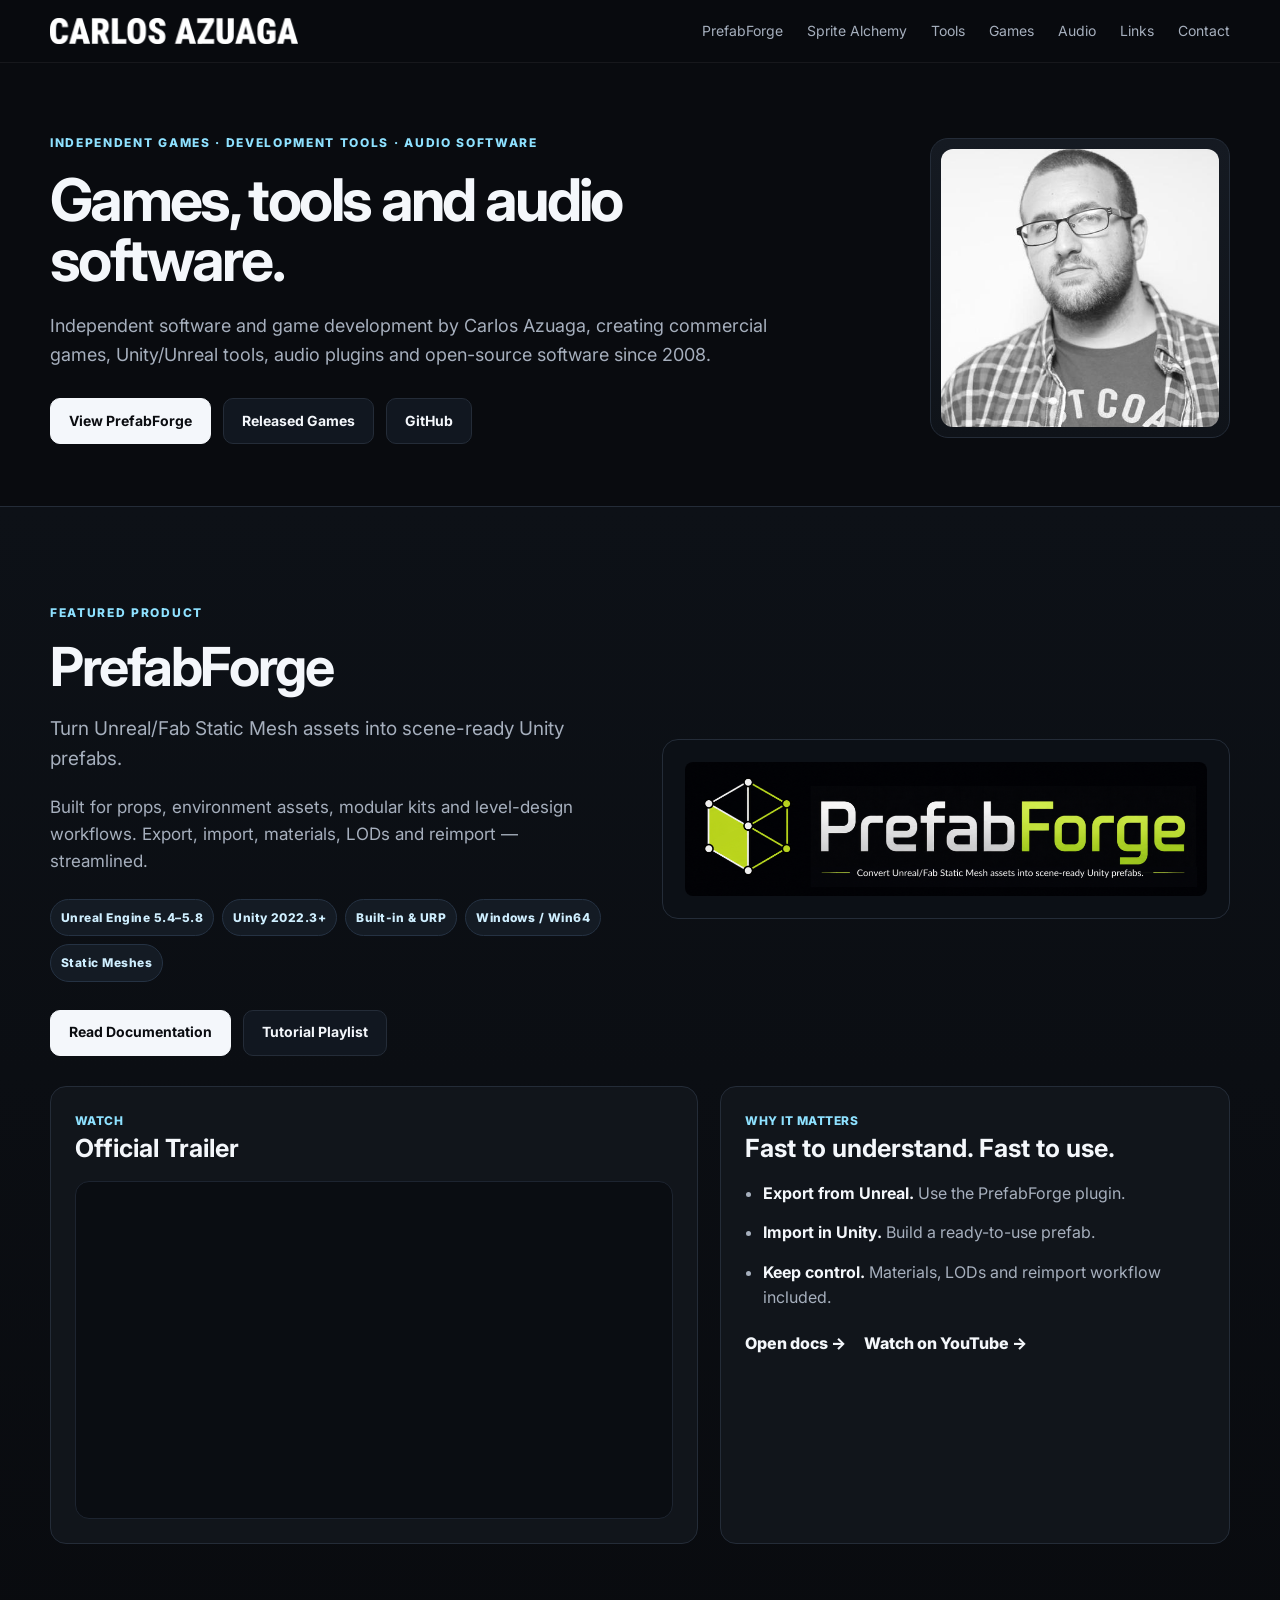
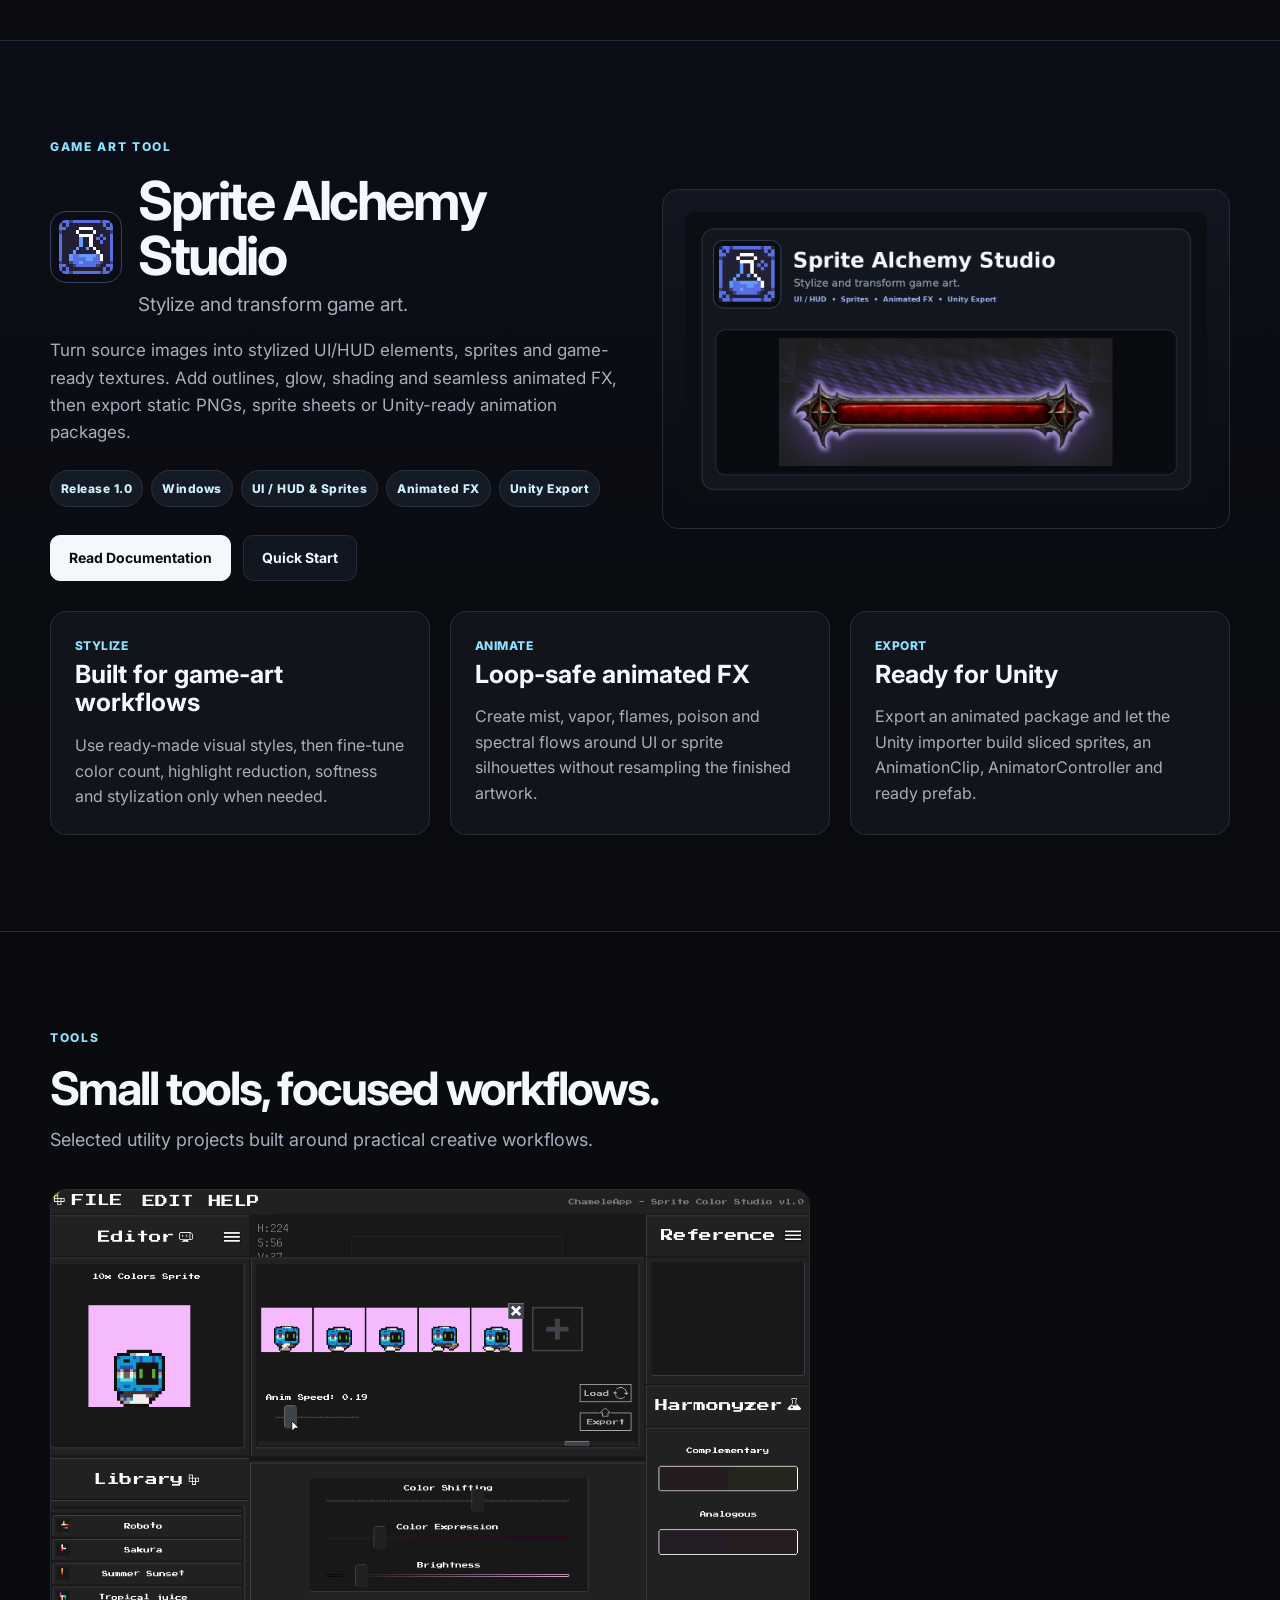
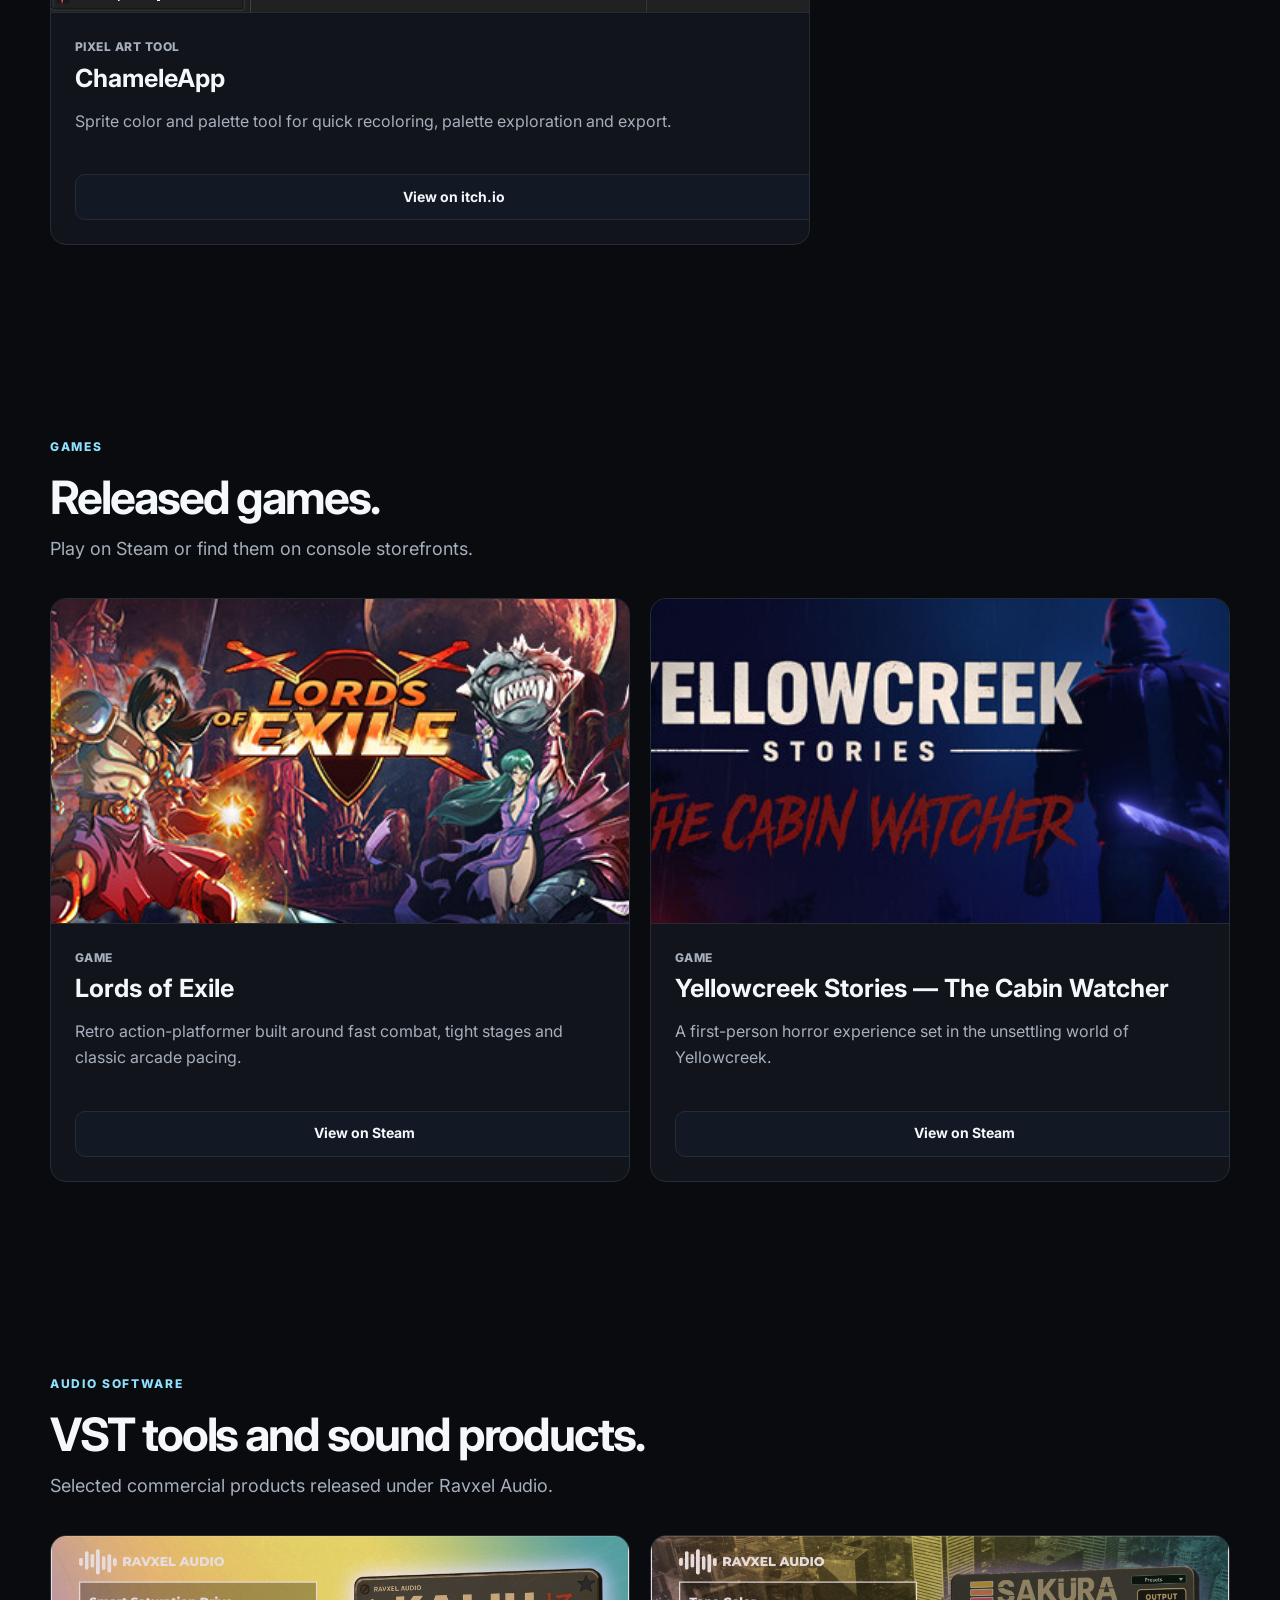
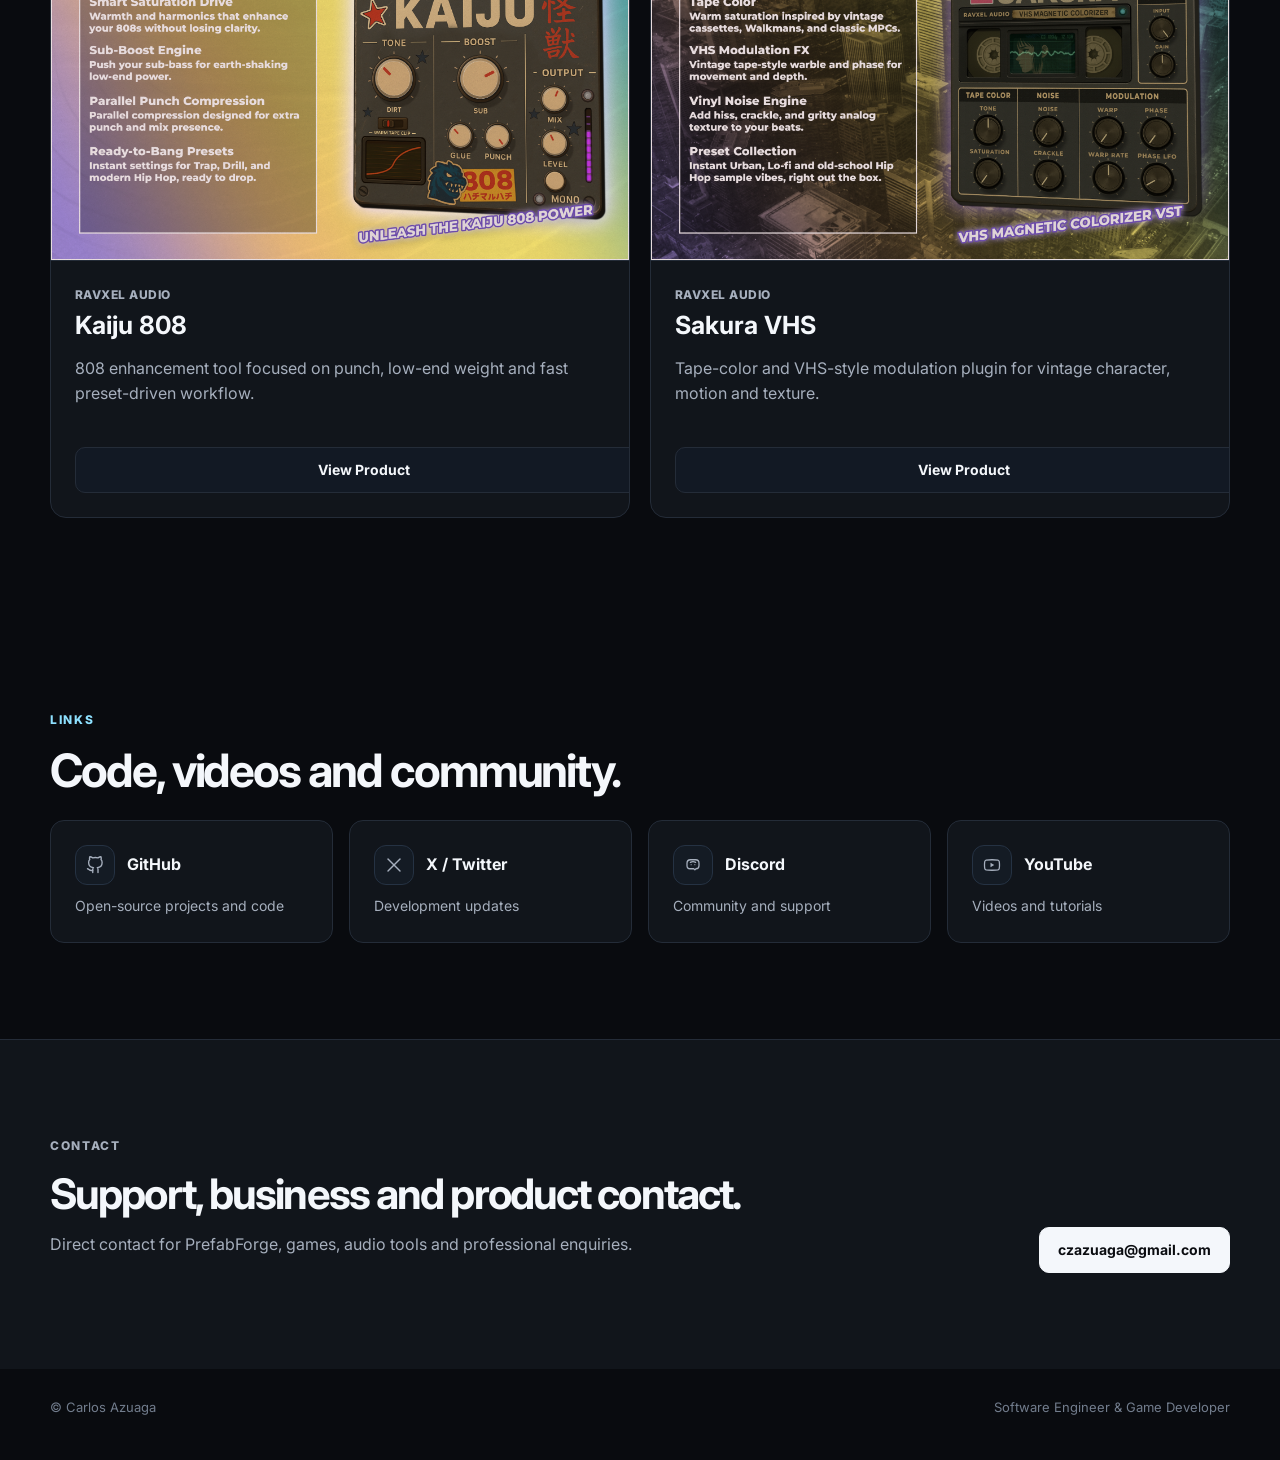
<file: index.html>
<!doctype html>
<html lang="en">
<head>
  <meta charset="utf-8">
  <meta name="viewport" content="width=device-width, initial-scale=1">
  <meta name="description" content="Carlos Azuaga — software engineer, game developer and tool creator. PrefabForge, shipped games, audio software and development tools.">
  <title>Carlos Azuaga — Software Engineer & Game Developer</title>
  <link rel="preconnect" href="https://fonts.googleapis.com">
  <link rel="preconnect" href="https://fonts.gstatic.com" crossorigin>
  <link href="https://fonts.googleapis.com/css2?family=Inter:wght@400;500;600;700;800&display=swap" rel="stylesheet">
  <link rel="stylesheet" href="style.css">
</head>
<body>
  <header class="site-header">
    <a class="brand" href="#top" aria-label="Carlos Azuaga home">
      <img src="assets/carlos-azuaga-logo.png" alt="Carlos Azuaga">
    </a>
    <nav>
      <a href="#prefabforge">PrefabForge</a>
      <a href="#sprite-alchemy">Sprite Alchemy</a>
      <a href="#tools">Tools</a>
      <a href="#games">Games</a>
      <a href="#audio">Audio</a>
      <a href="#links">Links</a>
      <a href="#contact">Contact</a>
    </nav>
  </header>

  <main id="top">
    <section class="intro wrap">
      <div class="intro-copy">
        <p class="eyebrow">INDEPENDENT GAMES · DEVELOPMENT TOOLS · AUDIO SOFTWARE</p>
        <h1>Games, tools and audio software.</h1>
        <p class="lede">Independent software and game development by Carlos Azuaga, creating commercial games, Unity/Unreal tools, audio plugins and open-source software since 2008.</p>
        <div class="actions">
          <a class="btn primary" href="#prefabforge">View PrefabForge</a>
          <a class="btn" href="#games">Released Games</a>
          <a class="btn" href="https://github.com/czazuaga" target="_blank" rel="noopener">GitHub</a>
        </div>
      </div>
      <div class="portrait-card compact-portrait">
        <img src="assets/carlos.jpg" alt="Carlos Azuaga portrait">
      </div>
    </section>

    <section class="section feature-section" id="prefabforge">
      <div class="wrap feature-top">
        <div class="feature-copy">
          <p class="eyebrow">FEATURED PRODUCT</p>
          <h2>PrefabForge</h2>
          <p class="lede small">Turn Unreal/Fab Static Mesh assets into scene-ready Unity prefabs.</p>
          <p class="feature-text">Built for props, environment assets, modular kits and level-design workflows. Export, import, materials, LODs and reimport — streamlined.</p>
          <div class="badges">
            <span>Unreal Engine 5.4–5.8</span>
            <span>Unity 2022.3+</span>
            <span>Built-in &amp; URP</span>
            <span>Windows / Win64</span>
            <span>Static Meshes</span>
          </div>
          <div class="actions">
            <a class="btn primary" href="docs/index.html">Read Documentation</a>
            <a class="btn" href="https://youtube.com/playlist?list=PLPo4M4KbG_IA&si=gDaNhdr-U9UVgBDX" target="_blank" rel="noopener">Tutorial Playlist</a>
          </div>
        </div>
        <div class="feature-visual hero-visual">
          <img src="assets/prefabforge-header.png" alt="PrefabForge — Unreal/Fab to Unity">
        </div>
      </div>

      <div class="wrap prefabforge-grid">
        <div class="video-card">
          <div class="card-head">
            <p class="tag">WATCH</p>
            <h3>Official Trailer</h3>
          </div>
          <div class="video-wrap">
            <iframe src="https://www.youtube.com/embed/siet9FzPm2Y" title="PrefabForge trailer" loading="lazy" allow="accelerometer; autoplay; clipboard-write; encrypted-media; gyroscope; picture-in-picture; web-share" allowfullscreen></iframe>
          </div>
        </div>

        <div class="info-card">
          <div class="card-head">
            <p class="tag">WHY IT MATTERS</p>
            <h3>Fast to understand. Fast to use.</h3>
          </div>
          <ul class="feature-list">
            <li><strong>Export from Unreal.</strong> Use the PrefabForge plugin.</li>
            <li><strong>Import in Unity.</strong> Build a ready-to-use prefab.</li>
            <li><strong>Keep control.</strong> Materials, LODs and reimport workflow included.</li>
          </ul>
          <div class="mini-actions">
            <a class="text-link" href="docs/index.html">Open docs →</a>
            <a class="text-link" href="https://youtu.be/siet9FzPm2Y" target="_blank" rel="noopener">Watch on YouTube →</a>
          </div>
        </div>
      </div>
    </section>


    <section class="section alchemy-section" id="sprite-alchemy">
      <div class="wrap feature-top">
        <div class="feature-copy">
          <p class="eyebrow">GAME ART TOOL</p>
          <div class="product-title-row">
            <img class="product-icon" src="assets/sprite-alchemy-icon.png" alt="Sprite Alchemy Studio icon">
            <div>
              <h2>Sprite Alchemy Studio</h2>
              <p class="lede small">Stylize and transform game art.</p>
            </div>
          </div>
          <p class="feature-text">Turn source images into stylized UI/HUD elements, sprites and game-ready textures. Add outlines, glow, shading and seamless animated FX, then export static PNGs, sprite sheets or Unity-ready animation packages.</p>
          <div class="badges">
            <span>Release 1.0</span>
            <span>Windows</span>
            <span>UI / HUD &amp; Sprites</span>
            <span>Animated FX</span>
            <span>Unity Export</span>
          </div>
          <div class="actions">
            <a class="btn primary" href="sprite-alchemy/index.html">Read Documentation</a>
            <a class="btn" href="sprite-alchemy/index.html#quickstart">Quick Start</a>
          </div>
        </div>
        <div class="feature-visual alchemy-visual">
          <img src="assets/sprite-alchemy-preview.png" alt="Sprite Alchemy Studio stylized HUD artwork example">
        </div>
      </div>

      <div class="wrap product-grid">
        <div class="info-card">
          <div class="card-head">
            <p class="tag">STYLIZE</p>
            <h3>Built for game-art workflows</h3>
          </div>
          <p>Use ready-made visual styles, then fine-tune color count, highlight reduction, softness and stylization only when needed.</p>
        </div>
        <div class="info-card">
          <div class="card-head">
            <p class="tag">ANIMATE</p>
            <h3>Loop-safe animated FX</h3>
          </div>
          <p>Create mist, vapor, flames, poison and spectral flows around UI or sprite silhouettes without resampling the finished artwork.</p>
        </div>
        <div class="info-card">
          <div class="card-head">
            <p class="tag">EXPORT</p>
            <h3>Ready for Unity</h3>
          </div>
          <p>Export an animated package and let the Unity importer build sliced sprites, an AnimationClip, AnimatorController and ready prefab.</p>
        </div>
      </div>
    </section>


    <section class="section wrap" id="tools">
      <div class="section-head">
        <p class="eyebrow">TOOLS</p>
        <h2>Small tools, focused workflows.</h2>
        <p class="section-copy">Selected utility projects built around practical creative workflows.</p>
      </div>
      <div class="cards one media-cards">
        <article class="card media-card tool-card">
          <img class="card-media tool-gif" src="assets/chameleapp.gif" alt="ChameleApp Sprite Color Studio preview">
          <div class="card-body">
            <p class="tag">PIXEL ART TOOL</p>
            <h3>ChameleApp</h3>
            <p>Sprite color and palette tool for quick recoloring, palette exploration and export.</p>
          </div>
          <a class="btn secondary full" href="https://czazuaga.itch.io/chameleapp" target="_blank" rel="noopener">View on itch.io</a>
        </article>
      </div>
    </section>

    <section class="section wrap" id="games">
      <div class="section-head">
        <p class="eyebrow">GAMES</p>
        <h2>Released games.</h2>
        <p class="section-copy">Play on Steam or find them on console storefronts.</p>
      </div>
      <div class="cards two media-cards">
        <article class="card media-card">
          <img class="card-media" src="assets/lords-of-exile.png" alt="Lords of Exile banner">
          <div class="card-body">
            <p class="tag">GAME</p>
            <h3>Lords of Exile</h3>
            <p>Retro action-platformer built around fast combat, tight stages and classic arcade pacing.</p>
          </div>
          <a class="btn secondary full" href="https://store.steampowered.com/app/1329360/Lords_of_Exile" target="_blank" rel="noopener">View on Steam</a>
        </article>
        <article class="card media-card">
          <img class="card-media" src="assets/yellowcreek.png" alt="Yellowcreek Stories The Cabin Watcher banner">
          <div class="card-body">
            <p class="tag">GAME</p>
            <h3>Yellowcreek Stories — The Cabin Watcher</h3>
            <p>A first-person horror experience set in the unsettling world of Yellowcreek.</p>
          </div>
          <a class="btn secondary full" href="https://store.steampowered.com/app/4411840/Yellowcreek_Stories__The_Cabin_Watcher/" target="_blank" rel="noopener">View on Steam</a>
        </article>
      </div>
    </section>

    <section class="section wrap" id="audio">
      <div class="section-head">
        <p class="eyebrow">AUDIO SOFTWARE</p>
        <h2>VST tools and sound products.</h2>
        <p class="section-copy">Selected commercial products released under Ravxel Audio.</p>
      </div>
      <div class="cards two media-cards">
        <article class="card media-card">
          <img class="card-media" src="assets/kaiju-808.png" alt="Kaiju 808 product image">
          <div class="card-body">
            <p class="tag">RAVXEL AUDIO</p>
            <h3>Kaiju 808</h3>
            <p>808 enhancement tool focused on punch, low-end weight and fast preset-driven workflow.</p>
          </div>
          <a class="btn secondary full" href="https://ravxelaudio.gumroad.com/l/kaiju808?layout=profile" target="_blank" rel="noopener">View Product</a>
        </article>
        <article class="card media-card">
          <img class="card-media" src="assets/sakura-vhs.png" alt="Sakura VHS product image">
          <div class="card-body">
            <p class="tag">RAVXEL AUDIO</p>
            <h3>Sakura VHS</h3>
            <p>Tape-color and VHS-style modulation plugin for vintage character, motion and texture.</p>
          </div>
          <a class="btn secondary full" href="https://ravxelaudio.gumroad.com/l/sakuravhs?layout=profile" target="_blank" rel="noopener">View Product</a>
        </article>
      </div>
    </section>

    <section class="section wrap" id="links">
      <div class="section-head compact">
        <p class="eyebrow">LINKS</p>
        <h2>Code, videos and community.</h2>
      </div>
      <div class="links-grid">
        <a href="https://github.com/czazuaga" target="_blank" rel="noopener">
          <div class="link-top">
            <span class="link-icon" aria-hidden="true">
              <svg viewBox="0 0 24 24" fill="none" stroke="currentColor" stroke-width="1.8" stroke-linecap="round" stroke-linejoin="round"><path d="M9 19c-4.5 1.5-5-2-7-2"/><path d="M16 22v-3.87a3.37 3.37 0 0 0-.94-2.61c3.14-.35 6.44-1.54 6.44-7A5.44 5.44 0 0 0 20 4.77 5.07 5.07 0 0 0 19.91 1S18.73.65 16 2.48a13.38 13.38 0 0 0-7 0C6.27.65 5.09 1 5.09 1A5.07 5.07 0 0 0 5 4.77 5.44 5.44 0 0 0 3.5 8.52c0 5.42 3.3 6.61 6.44 7A3.37 3.37 0 0 0 9 18.13V22"/></svg>
            </span>
            <strong>GitHub</strong>
          </div>
          <span>Open-source projects and code</span>
        </a>
        <a href="https://x.com/CZAzuaga" target="_blank" rel="noopener">
          <div class="link-top">
            <span class="link-icon" aria-hidden="true">
              <svg viewBox="0 0 24 24" fill="none" stroke="currentColor" stroke-width="1.9" stroke-linecap="round" stroke-linejoin="round"><path d="M4 4l16 16"/><path d="M20 4L4 20"/></svg>
            </span>
            <strong>X / Twitter</strong>
          </div>
          <span>Development updates</span>
        </a>
        <a href="https://discord.gg/xb26HZD" target="_blank" rel="noopener">
          <div class="link-top">
            <span class="link-icon" aria-hidden="true">
              <svg viewBox="0 0 24 24" fill="none" stroke="currentColor" stroke-width="1.7" stroke-linecap="round" stroke-linejoin="round"><path d="M8.5 8.5c1.2-.7 2.4-1 3.5-1s2.3.3 3.5 1"/><path d="M8 17c-2.3 0-4-1.8-4-4V9.5C4 7 6 5 8.5 5h7C18 5 20 7 20 9.5V13c0 2.2-1.7 4-4 4l-1.5 1.5L13 17h-5z"/><circle cx="9.5" cy="11.5" r=".7" fill="currentColor" stroke="none"/><circle cx="14.5" cy="11.5" r=".7" fill="currentColor" stroke="none"/></svg>
            </span>
            <strong>Discord</strong>
          </div>
          <span>Community and support</span>
        </a>
        <a href="https://www.youtube.com/@czazuaga1258" target="_blank" rel="noopener">
          <div class="link-top">
            <span class="link-icon" aria-hidden="true">
              <svg viewBox="0 0 24 24" fill="none" stroke="currentColor" stroke-width="1.7" stroke-linecap="round" stroke-linejoin="round"><path d="M22 12s0-3.2-.4-4.8a2.6 2.6 0 0 0-1.8-1.8C18.2 5 12 5 12 5s-6.2 0-7.8.4a2.6 2.6 0 0 0-1.8 1.8C2 8.8 2 12 2 12s0 3.2.4 4.8a2.6 2.6 0 0 0 1.8 1.8C5.8 19 12 19 12 19s6.2 0 7.8-.4a2.6 2.6 0 0 0 1.8-1.8C22 15.2 22 12 22 12Z"/><path d="m10 15 5-3-5-3z" fill="currentColor" stroke="none"/></svg>
            </span>
            <strong>YouTube</strong>
          </div>
          <span>Videos and tutorials</span>
        </a>
      </div>
    </section>

    <section class="section contact-section" id="contact">
      <div class="wrap contact-inner">
        <div>
          <p class="eyebrow">CONTACT</p>
          <h2>Support, business and product contact.</h2>
          <p>Direct contact for PrefabForge, games, audio tools and professional enquiries.</p>
        </div>
        <a class="btn primary" href="mailto:czazuaga@gmail.com">czazuaga@gmail.com</a>
      </div>
    </section>
  </main>

  <footer class="wrap footer">
    <span>© Carlos Azuaga</span>
    <span>Software Engineer &amp; Game Developer</span>
  </footer>
</body>
</html>
</file>
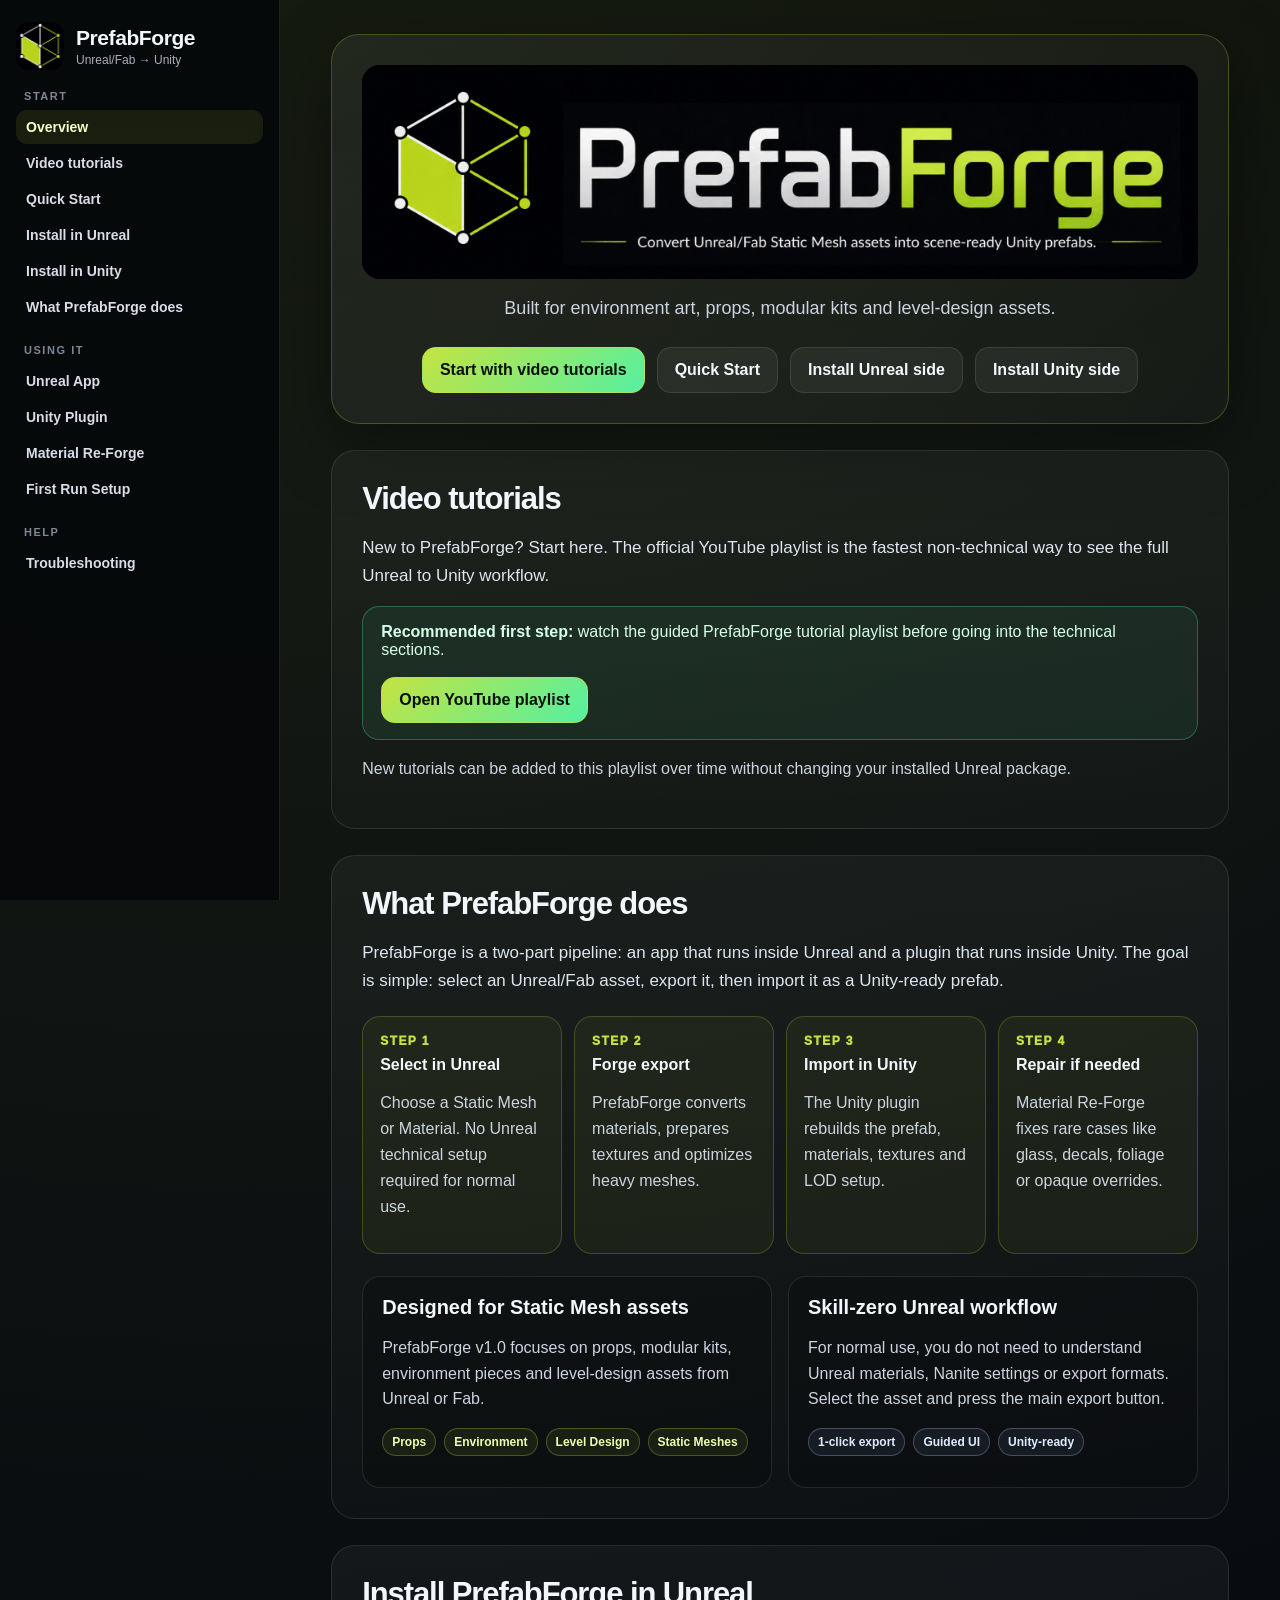
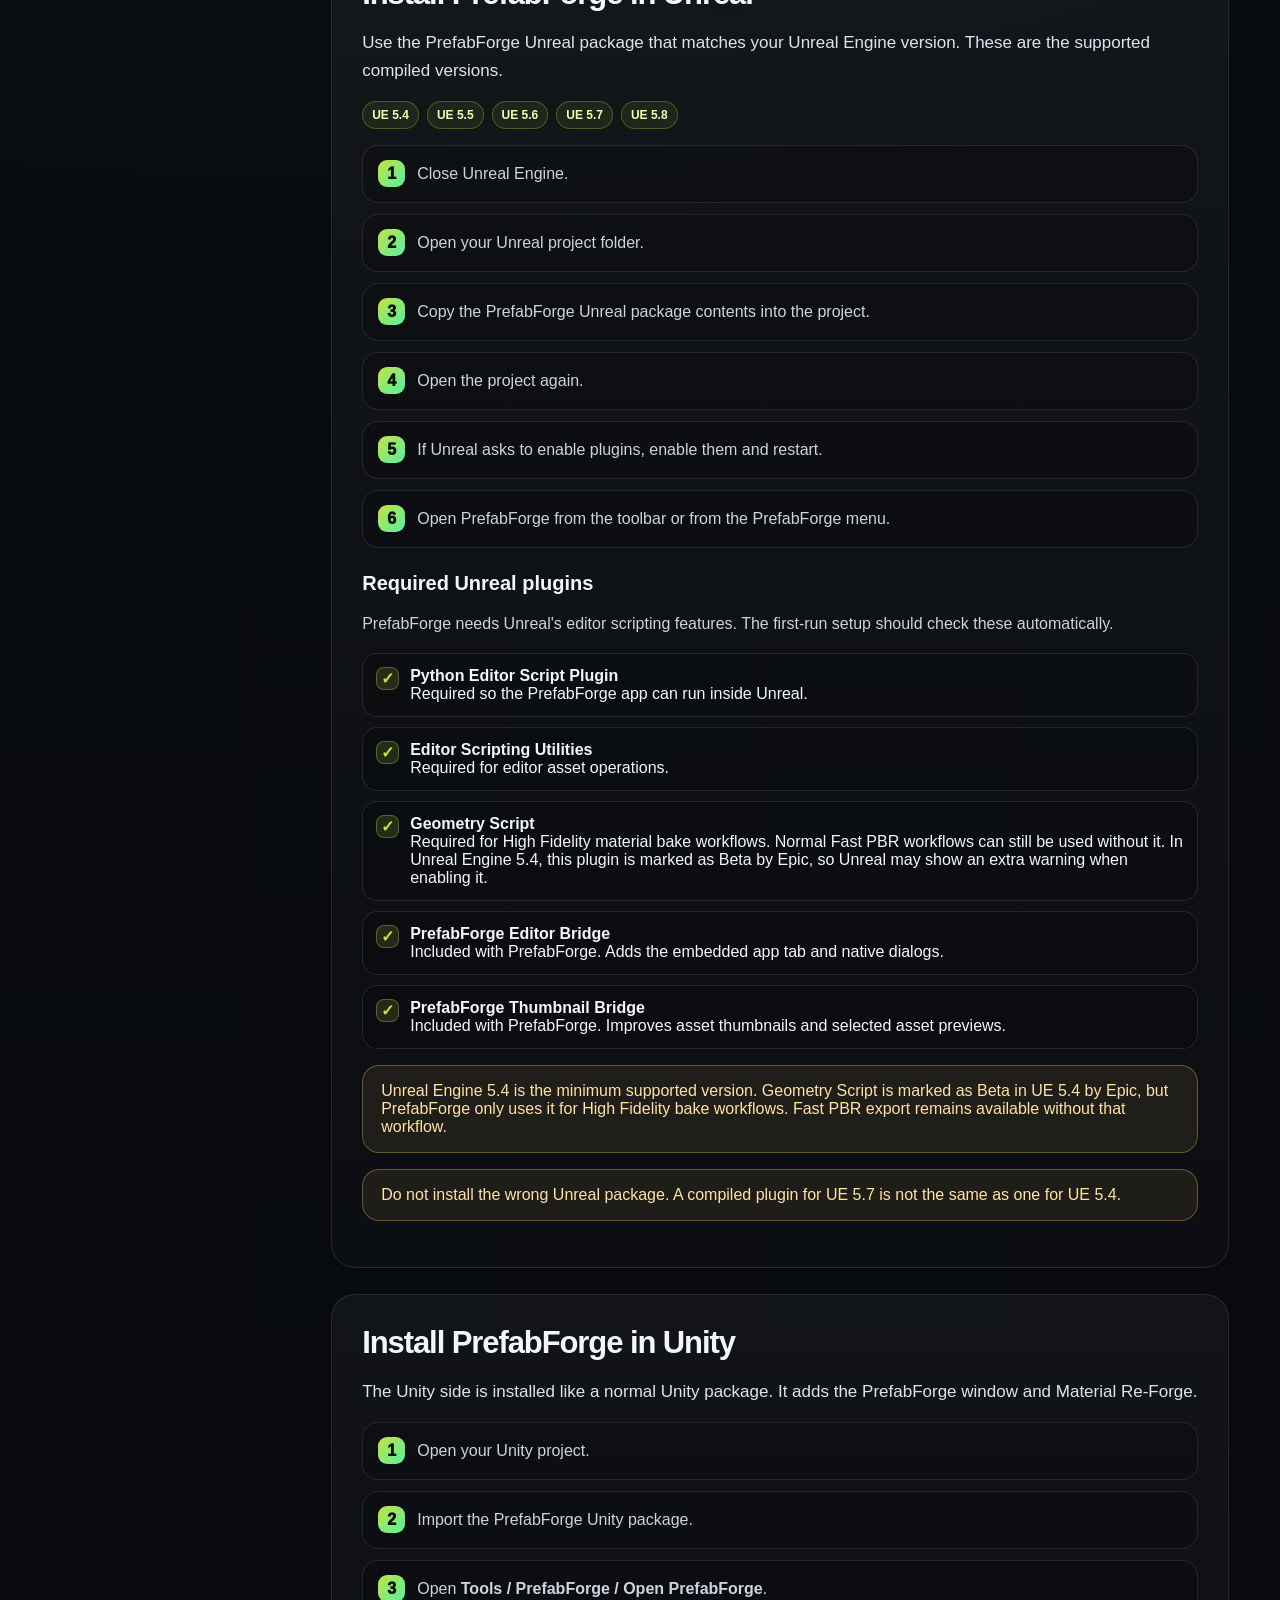
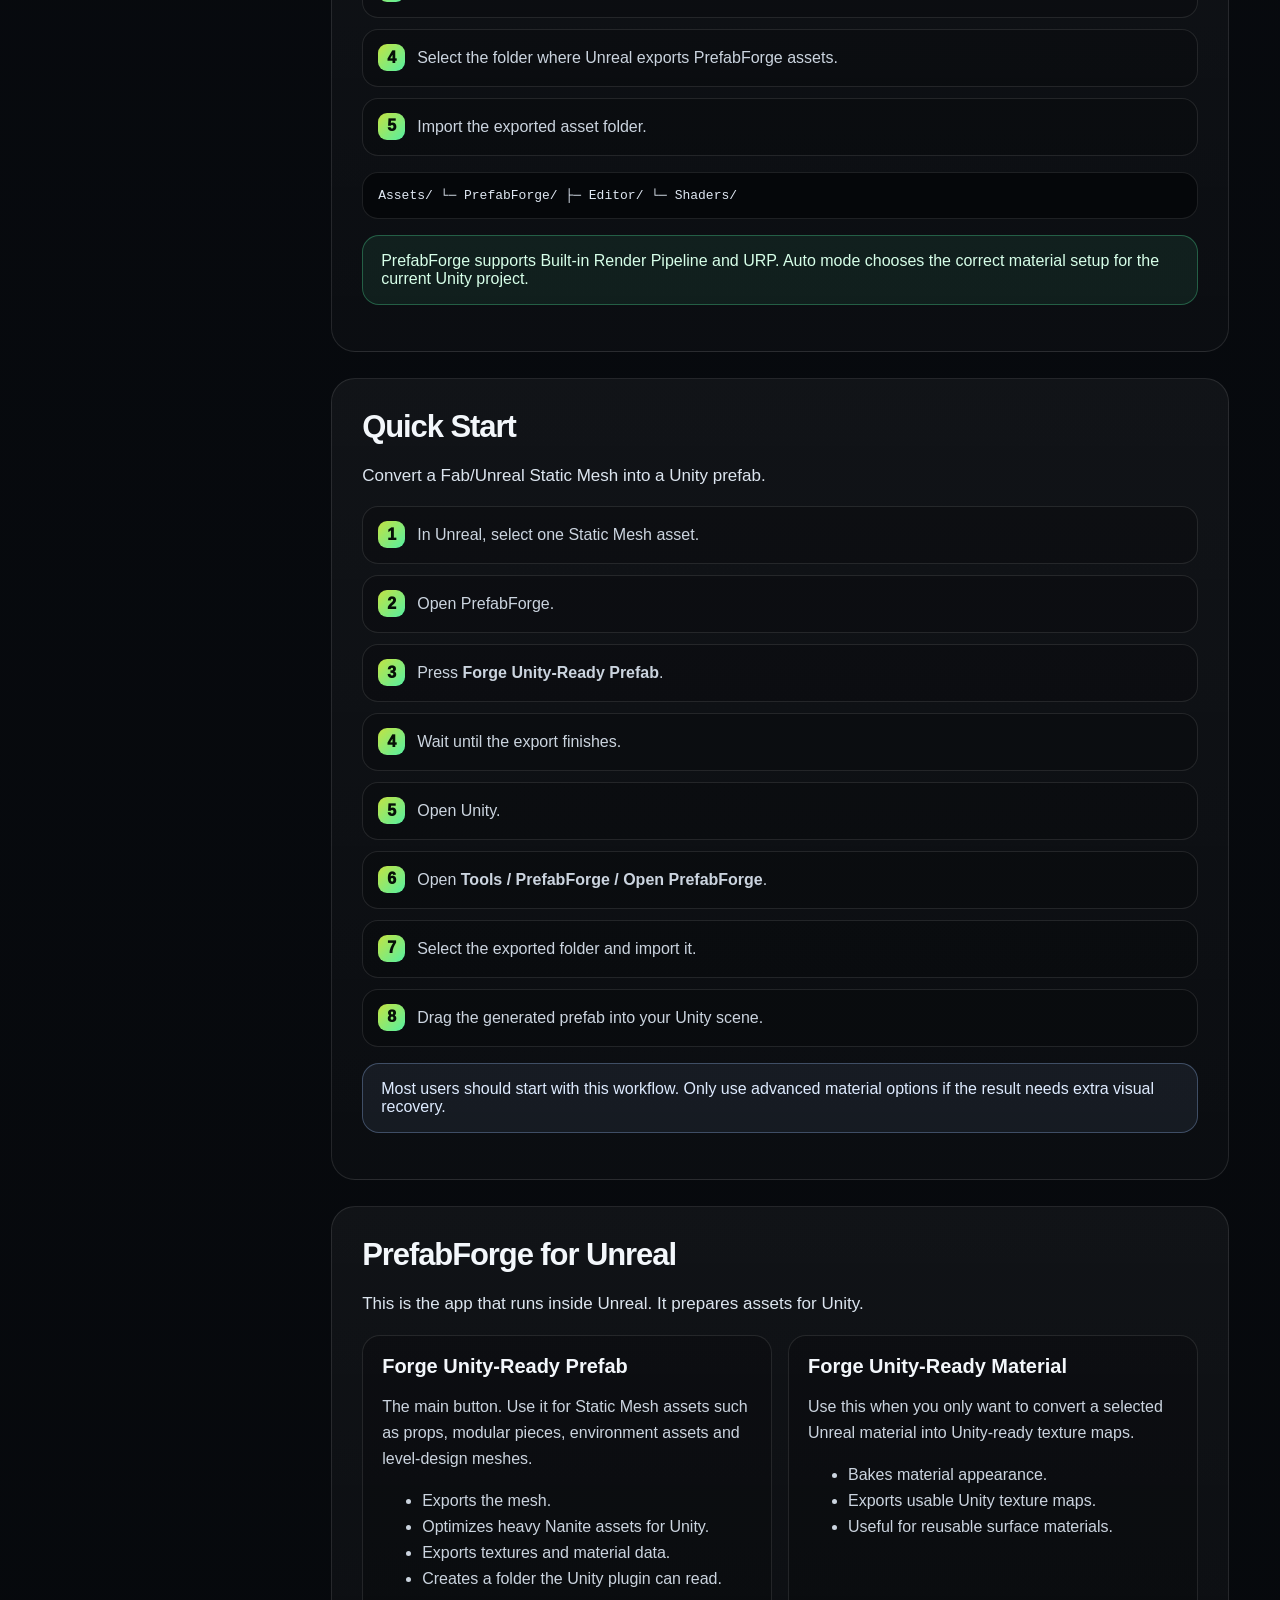
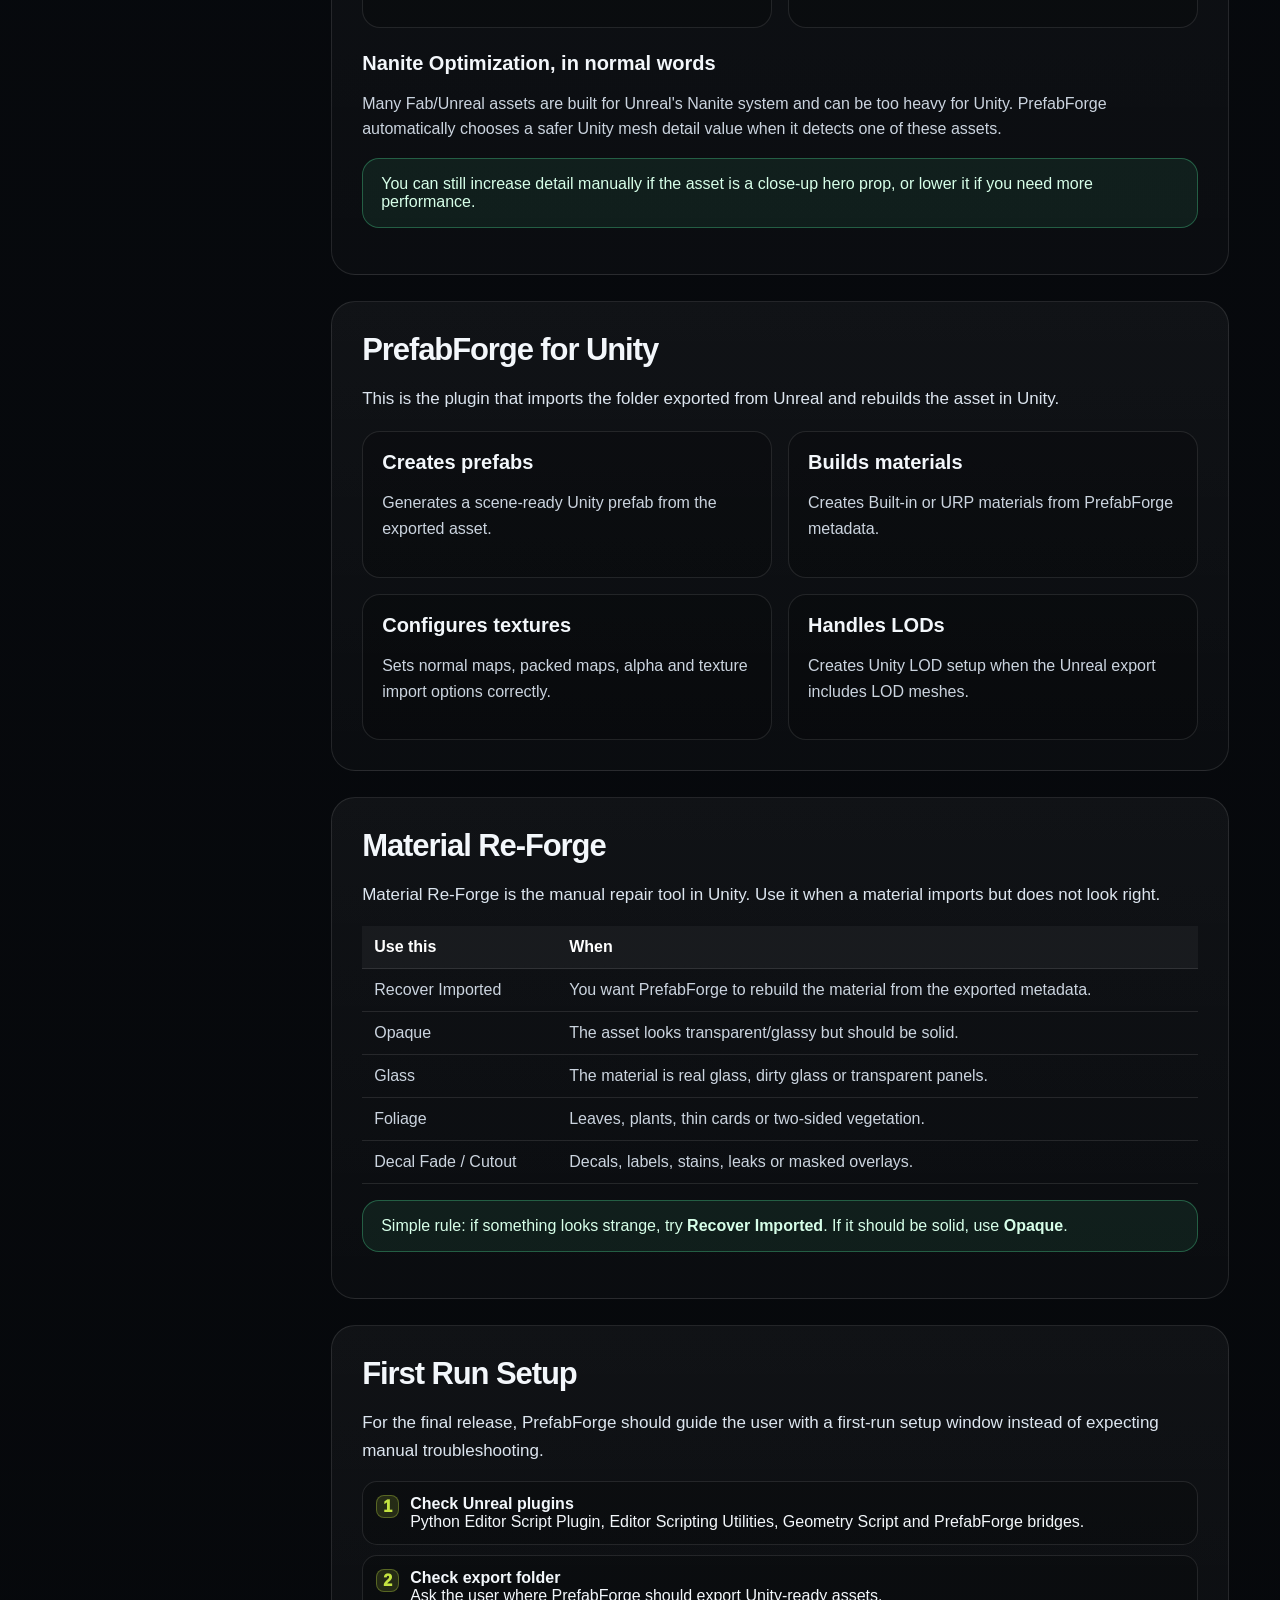
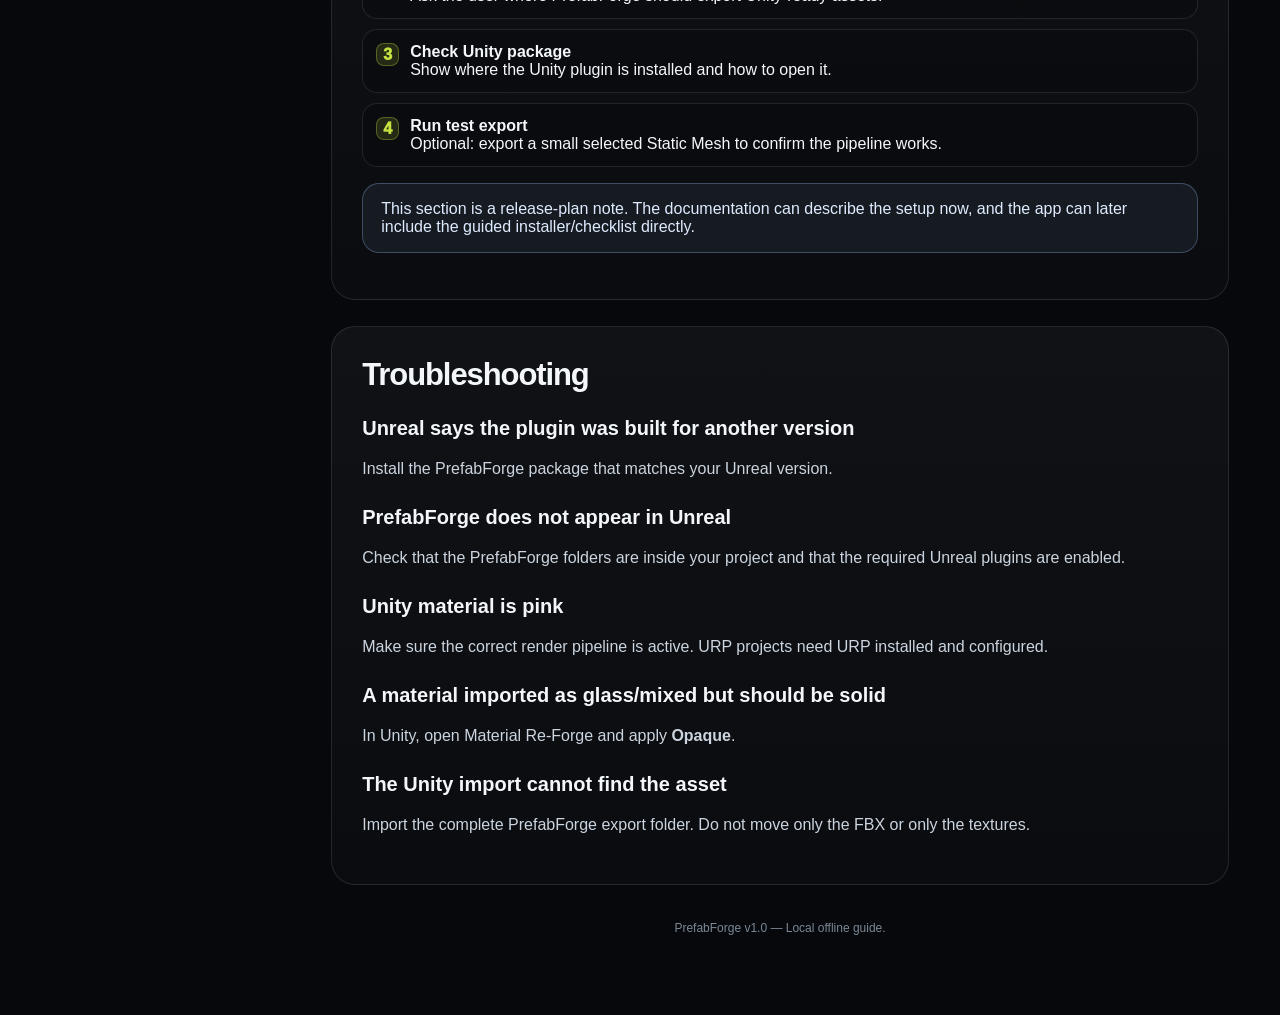
<file: docs/index.html>
<!doctype html>
<html lang="en">
<head>
<meta charset="utf-8">
<meta name="viewport" content="width=device-width, initial-scale=1">
<title>PrefabForge v1.0 Guide</title>
<link rel="stylesheet" href="style.css">
</head>
<body>
<div class="layout">
  <aside class="sidebar">
    <div class="brand">
      <img src="img/logo_icon.png" onerror="this.src='img/prefabforge-mark.svg'" alt="PrefabForge">
      <div>
        <h1>PrefabForge</h1>
        <p>Unreal/Fab → Unity</p>
      </div>
    </div>

    <div class="navGroup">
      <div class="navGroupTitle">Start</div>
      <nav class="nav">
        <a href="#intro">Overview</a>
        <a href="#tutorials">Video tutorials</a>
        <a href="#quickstart">Quick Start</a>
        <a href="#install-unreal">Install in Unreal</a>
        <a href="#install-unity">Install in Unity</a>
        <a href="#what">What PrefabForge does</a>
      </nav>
    </div>

    <div class="navGroup">
      <div class="navGroupTitle">Using it</div>
      <nav class="nav">
        <a href="#unreal-app">Unreal App</a>
        <a href="#unity-plugin">Unity Plugin</a>
        <a href="#reforge">Material Re-Forge</a>
        <a href="#wizard">First Run Setup</a>
      </nav>
    </div>

    <div class="navGroup">
      <div class="navGroupTitle">Help</div>
      <nav class="nav">
        <a href="#troubleshooting">Troubleshooting</a>
      </nav>
    </div>
  </aside>

  <main class="main">
    <section class="hero heroImage" id="intro">
      <img class="heroLogo" src="img/PrefabForge_Header_Main.png" alt="PrefabForge - Convert Unreal/Fab Static Mesh assets into scene-ready Unity prefabs.">
      <p>
        Built for environment art, props, modular kits and level-design assets.
      </p>
      <div class="heroActions">
        <a class="btn primary" href="#tutorials">Start with video tutorials</a>
        <a class="btn" href="#quickstart">Quick Start</a>
        <a class="btn" href="#install-unreal">Install Unreal side</a>
        <a class="btn" href="#install-unity">Install Unity side</a>
      </div>
    </section>

    <section class="section" id="tutorials">
      <h2>Video tutorials</h2>
      <p class="lead">
        New to PrefabForge? Start here. The official YouTube playlist is the fastest non-technical way to see the full Unreal to Unity workflow.
      </p>
      <div class="callout good">
        <b>Recommended first step:</b> watch the guided PrefabForge tutorial playlist before going into the technical sections.
        <br><br>
        <a class="btn primary" href="https://youtube.com/playlist?list=PLPo4M4KbG_IA&si=gDaNhdr-U9UVgBDX" target="_blank" rel="noopener">Open YouTube playlist</a>
      </div>
      <p>
        New tutorials can be added to this playlist over time without changing your installed Unreal package.
      </p>
    </section>

    <section class="section" id="what">
      <h2>What PrefabForge does</h2>
      <p class="lead">
        PrefabForge is a two-part pipeline: an app that runs inside Unreal and a plugin that runs inside Unity.
        The goal is simple: select an Unreal/Fab asset, export it, then import it as a Unity-ready prefab.
      </p>

      <div class="simpleFlow">
        <div class="flowStep"><div class="n">Step 1</div><b>Select in Unreal</b><p>Choose a Static Mesh or Material. No Unreal technical setup required for normal use.</p></div>
        <div class="flowStep"><div class="n">Step 2</div><b>Forge export</b><p>PrefabForge converts materials, prepares textures and optimizes heavy meshes.</p></div>
        <div class="flowStep"><div class="n">Step 3</div><b>Import in Unity</b><p>The Unity plugin rebuilds the prefab, materials, textures and LOD setup.</p></div>
        <div class="flowStep"><div class="n">Step 4</div><b>Repair if needed</b><p>Material Re-Forge fixes rare cases like glass, decals, foliage or opaque overrides.</p></div>
      </div>

      <div class="grid">
        <div class="card">
          <h3>Designed for Static Mesh assets</h3>
          <p>
            PrefabForge v1.0 focuses on props, modular kits, environment pieces and level-design assets from Unreal or Fab.
          </p>
          <div class="badges">
            <span class="badge">Props</span>
            <span class="badge">Environment</span>
            <span class="badge">Level Design</span>
            <span class="badge">Static Meshes</span>
          </div>
        </div>
        <div class="card">
          <h3>Skill-zero Unreal workflow</h3>
          <p>
            For normal use, you do not need to understand Unreal materials, Nanite settings or export formats.
            Select the asset and press the main export button.
          </p>
          <div class="badges">
            <span class="badge blue">1-click export</span>
            <span class="badge blue">Guided UI</span>
            <span class="badge blue">Unity-ready</span>
          </div>
        </div>
      </div>
    </section>

    <section class="section" id="install-unreal">
      <h2>Install PrefabForge in Unreal</h2>
      <p class="lead">
        Use the PrefabForge Unreal package that matches your Unreal Engine version.
        These are the supported compiled versions.
      </p>

      <div class="badges">
        <span class="badge">UE 5.4</span>
        <span class="badge">UE 5.5</span>
        <span class="badge">UE 5.6</span>
        <span class="badge">UE 5.7</span>
        <span class="badge">UE 5.8</span>
      </div>

      <ol class="steps">
        <li>Close Unreal Engine.</li>
        <li>Open your Unreal project folder.</li>
        <li>Copy the PrefabForge Unreal package contents into the project.</li>
        <li>Open the project again.</li>
        <li>If Unreal asks to enable plugins, enable them and restart.</li>
        <li>Open PrefabForge from the toolbar or from the PrefabForge menu.</li>
      </ol>

      <h3>Required Unreal plugins</h3>
      <p>PrefabForge needs Unreal's editor scripting features. The first-run setup should check these automatically.</p>
      <div class="checklist">
        <div class="check"><div class="box">✓</div><div><b>Python Editor Script Plugin</b><br><span>Required so the PrefabForge app can run inside Unreal.</span></div></div>
        <div class="check"><div class="box">✓</div><div><b>Editor Scripting Utilities</b><br><span>Required for editor asset operations.</span></div></div>
        <div class="check"><div class="box">✓</div><div><b>Geometry Script</b><br><span>Required for High Fidelity material bake workflows. Normal Fast PBR workflows can still be used without it. In Unreal Engine 5.4, this plugin is marked as Beta by Epic, so Unreal may show an extra warning when enabling it.</span></div></div>
        <div class="check"><div class="box">✓</div><div><b>PrefabForge Editor Bridge</b><br><span>Included with PrefabForge. Adds the embedded app tab and native dialogs.</span></div></div>
        <div class="check"><div class="box">✓</div><div><b>PrefabForge Thumbnail Bridge</b><br><span>Included with PrefabForge. Improves asset thumbnails and selected asset previews.</span></div></div>
      </div>

      <div class="callout warn">
        Unreal Engine 5.4 is the minimum supported version. Geometry Script is marked as Beta in UE 5.4 by Epic, but PrefabForge only uses it for High Fidelity bake workflows. Fast PBR export remains available without that workflow.
      </div>

      <div class="callout warn">
        Do not install the wrong Unreal package. A compiled plugin for UE 5.7 is not the same as one for UE 5.4.
      </div>
    </section>

    <section class="section" id="install-unity">
      <h2>Install PrefabForge in Unity</h2>
      <p class="lead">
        The Unity side is installed like a normal Unity package. It adds the PrefabForge window and Material Re-Forge.
      </p>

      <ol class="steps">
        <li>Open your Unity project.</li>
        <li>Import the PrefabForge Unity package.</li>
        <li>Open <b>Tools / PrefabForge / Open PrefabForge</b>.</li>
        <li>Select the folder where Unreal exports PrefabForge assets.</li>
        <li>Import the exported asset folder.</li>
      </ol>

      <div class="pathBox">Assets/
└─ PrefabForge/
   ├─ Editor/
   └─ Shaders/</div>

      <div class="callout good">
        PrefabForge supports Built-in Render Pipeline and URP. Auto mode chooses the correct material setup for the current Unity project.
      </div>
    </section>

    <section class="section" id="quickstart">
      <h2>Quick Start</h2>
      <p class="lead">Convert a Fab/Unreal Static Mesh into a Unity prefab.</p>

      <ol class="steps">
        <li>In Unreal, select one Static Mesh asset.</li>
        <li>Open PrefabForge.</li>
        <li>Press <b>Forge Unity-Ready Prefab</b>.</li>
        <li>Wait until the export finishes.</li>
        <li>Open Unity.</li>
        <li>Open <b>Tools / PrefabForge / Open PrefabForge</b>.</li>
        <li>Select the exported folder and import it.</li>
        <li>Drag the generated prefab into your Unity scene.</li>
      </ol>

      <div class="callout">
        Most users should start with this workflow. Only use advanced material options if the result needs extra visual recovery.
      </div>
    </section>

    <section class="section" id="unreal-app">
      <h2>PrefabForge for Unreal</h2>
      <p class="lead">
        This is the app that runs inside Unreal. It prepares assets for Unity.
      </p>

      <div class="grid">
        <div class="card">
          <h3>Forge Unity-Ready Prefab</h3>
          <p>The main button. Use it for Static Mesh assets such as props, modular pieces, environment assets and level-design meshes.</p>
          <ul>
            <li>Exports the mesh.</li>
            <li>Optimizes heavy Nanite assets for Unity.</li>
            <li>Exports textures and material data.</li>
            <li>Creates a folder the Unity plugin can read.</li>
          </ul>
        </div>
        <div class="card">
          <h3>Forge Unity-Ready Material</h3>
          <p>Use this when you only want to convert a selected Unreal material into Unity-ready texture maps.</p>
          <ul>
            <li>Bakes material appearance.</li>
            <li>Exports usable Unity texture maps.</li>
            <li>Useful for reusable surface materials.</li>
          </ul>
        </div>
      </div>

      <h3>Nanite Optimization, in normal words</h3>
      <p>
        Many Fab/Unreal assets are built for Unreal's Nanite system and can be too heavy for Unity.
        PrefabForge automatically chooses a safer Unity mesh detail value when it detects one of these assets.
      </p>
      <div class="callout good">
        You can still increase detail manually if the asset is a close-up hero prop, or lower it if you need more performance.
      </div>
    </section>

    <section class="section" id="unity-plugin">
      <h2>PrefabForge for Unity</h2>
      <p class="lead">
        This is the plugin that imports the folder exported from Unreal and rebuilds the asset in Unity.
      </p>

      <div class="grid">
        <div class="card"><h3>Creates prefabs</h3><p>Generates a scene-ready Unity prefab from the exported asset.</p></div>
        <div class="card"><h3>Builds materials</h3><p>Creates Built-in or URP materials from PrefabForge metadata.</p></div>
        <div class="card"><h3>Configures textures</h3><p>Sets normal maps, packed maps, alpha and texture import options correctly.</p></div>
        <div class="card"><h3>Handles LODs</h3><p>Creates Unity LOD setup when the Unreal export includes LOD meshes.</p></div>
      </div>
    </section>

    <section class="section" id="reforge">
      <h2>Material Re-Forge</h2>
      <p class="lead">
        Material Re-Forge is the manual repair tool in Unity. Use it when a material imports but does not look right.
      </p>

      <table class="table">
        <tr><th>Use this</th><th>When</th></tr>
        <tr><td>Recover Imported</td><td>You want PrefabForge to rebuild the material from the exported metadata.</td></tr>
        <tr><td>Opaque</td><td>The asset looks transparent/glassy but should be solid.</td></tr>
        <tr><td>Glass</td><td>The material is real glass, dirty glass or transparent panels.</td></tr>
        <tr><td>Foliage</td><td>Leaves, plants, thin cards or two-sided vegetation.</td></tr>
        <tr><td>Decal Fade / Cutout</td><td>Decals, labels, stains, leaks or masked overlays.</td></tr>
      </table>

      <div class="callout good">
        Simple rule: if something looks strange, try <b>Recover Imported</b>. If it should be solid, use <b>Opaque</b>.
      </div>
    </section>

    <section class="section" id="wizard">
      <h2>First Run Setup</h2>
      <p class="lead">
        For the final release, PrefabForge should guide the user with a first-run setup window instead of expecting manual troubleshooting.
      </p>

      <div class="checklist">
        <div class="check"><div class="box">1</div><div><b>Check Unreal plugins</b><br><span>Python Editor Script Plugin, Editor Scripting Utilities, Geometry Script and PrefabForge bridges.</span></div></div>
        <div class="check"><div class="box">2</div><div><b>Check export folder</b><br><span>Ask the user where PrefabForge should export Unity-ready assets.</span></div></div>
        <div class="check"><div class="box">3</div><div><b>Check Unity package</b><br><span>Show where the Unity plugin is installed and how to open it.</span></div></div>
        <div class="check"><div class="box">4</div><div><b>Run test export</b><br><span>Optional: export a small selected Static Mesh to confirm the pipeline works.</span></div></div>
      </div>

      <div class="callout">
        This section is a release-plan note. The documentation can describe the setup now, and the app can later include the guided installer/checklist directly.
      </div>
    </section>

    <section class="section" id="troubleshooting">
      <h2>Troubleshooting</h2>

      <h3>Unreal says the plugin was built for another version</h3>
      <p>Install the PrefabForge package that matches your Unreal version.</p>

      <h3>PrefabForge does not appear in Unreal</h3>
      <p>Check that the PrefabForge folders are inside your project and that the required Unreal plugins are enabled.</p>

      <h3>Unity material is pink</h3>
      <p>Make sure the correct render pipeline is active. URP projects need URP installed and configured.</p>

      <h3>A material imported as glass/mixed but should be solid</h3>
      <p>In Unity, open Material Re-Forge and apply <b>Opaque</b>.</p>

      <h3>The Unity import cannot find the asset</h3>
      <p>Import the complete PrefabForge export folder. Do not move only the FBX or only the textures.</p>
    </section>



    <div class="footer">PrefabForge v1.0 — Local offline guide.</div>
  </main>
</div>
<script src="app.js"></script>
</body>
</html>
</file>
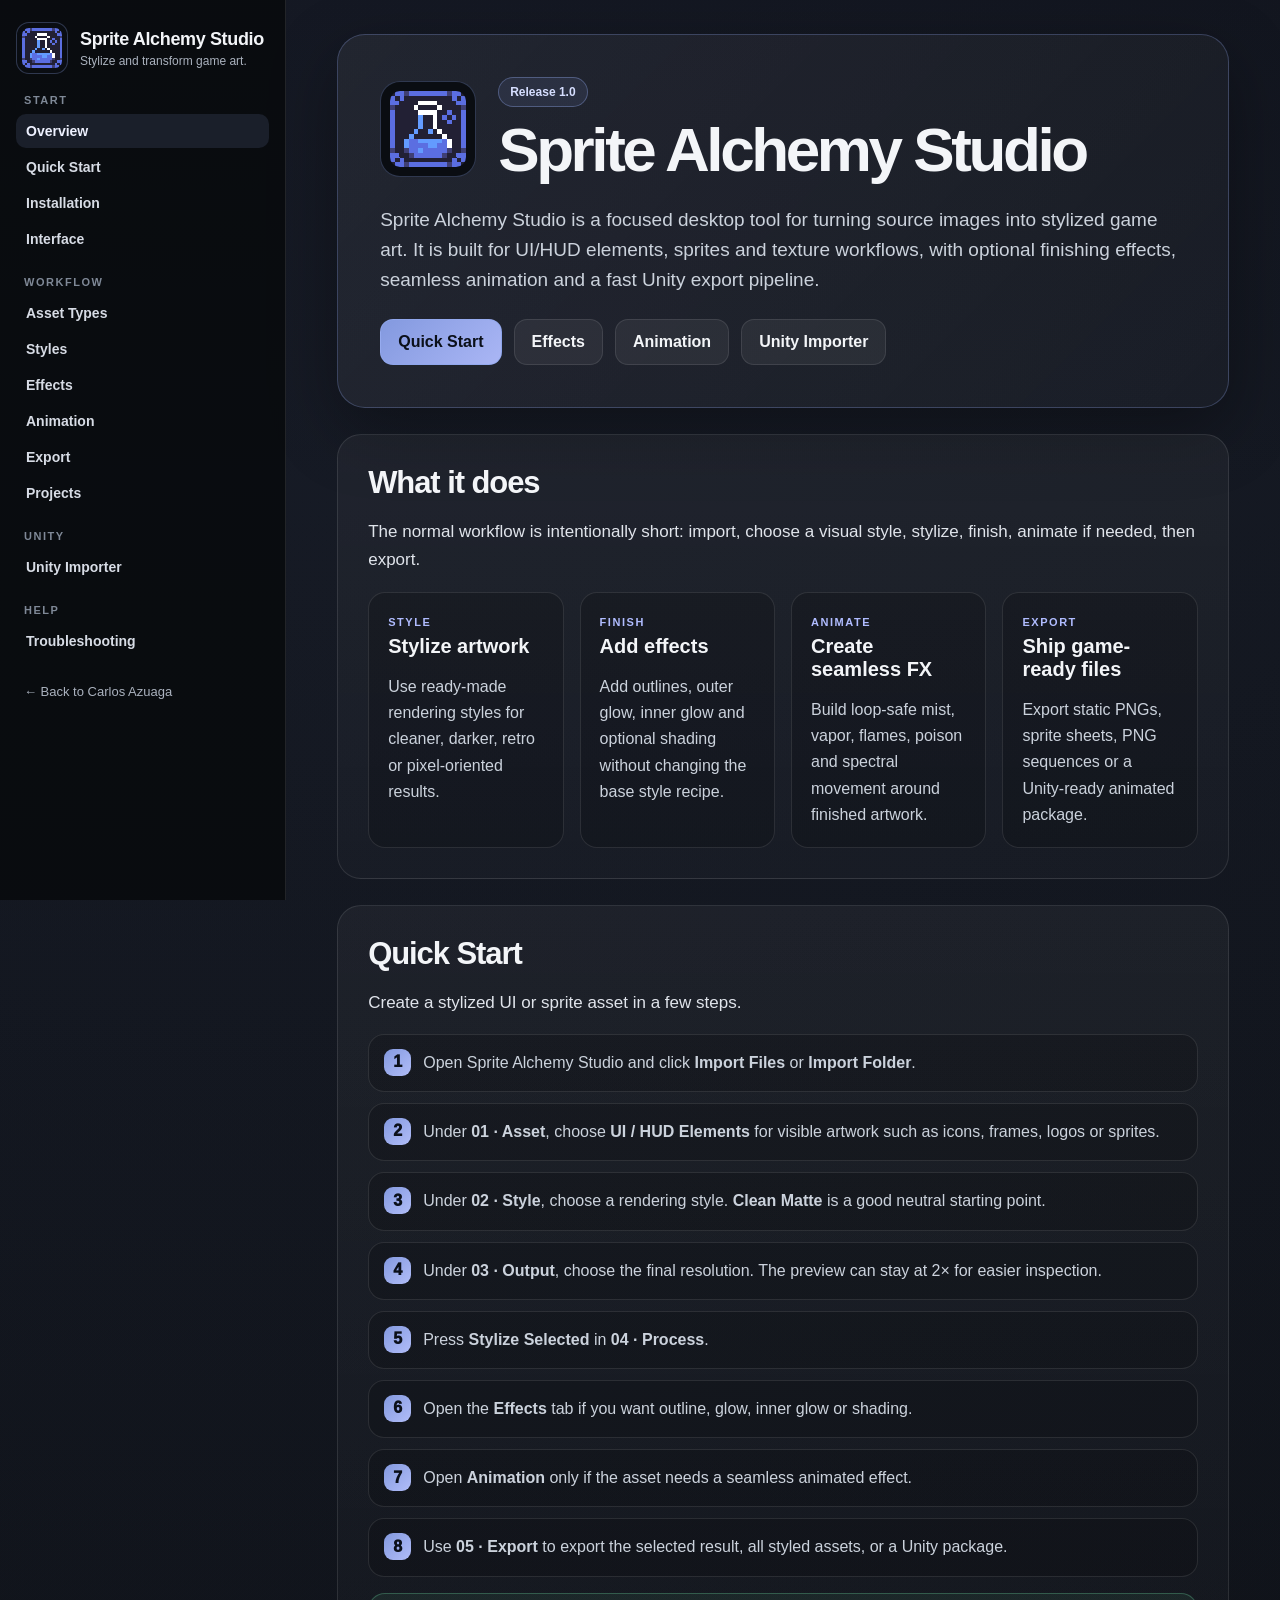
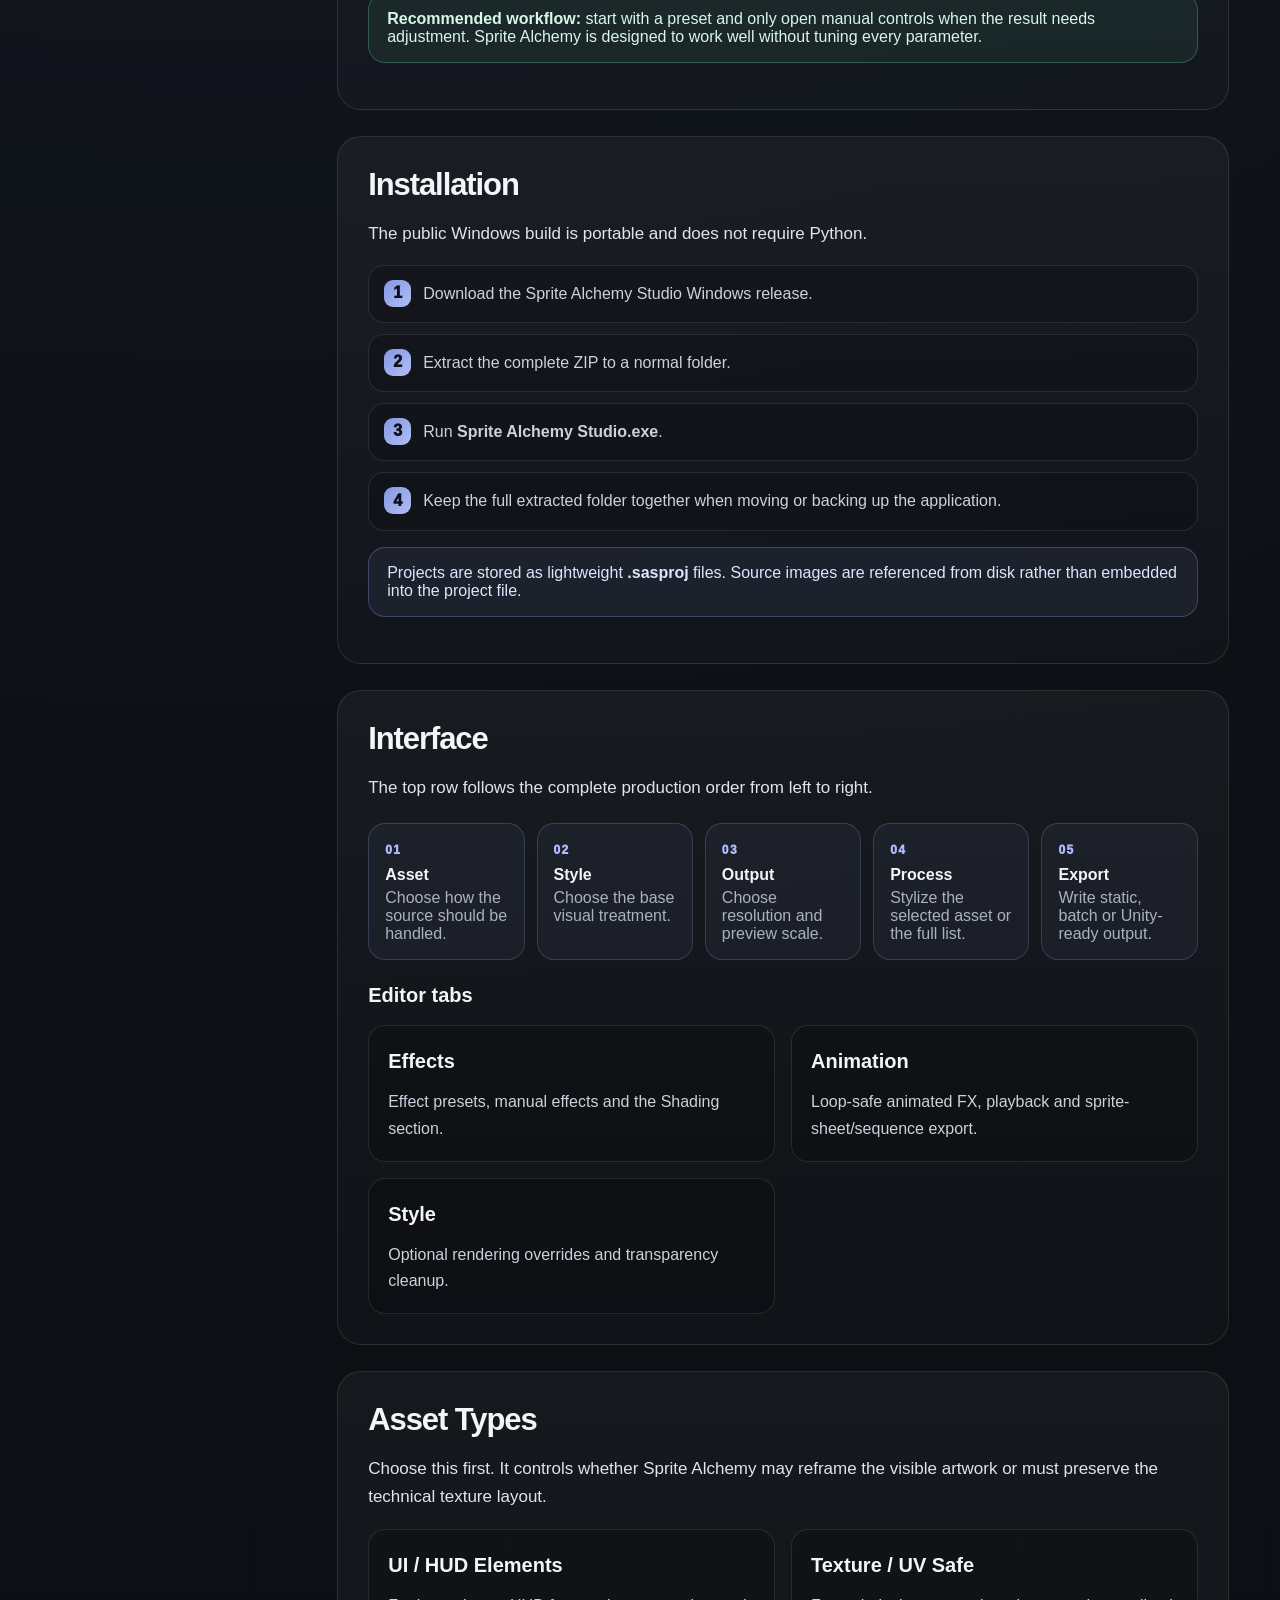
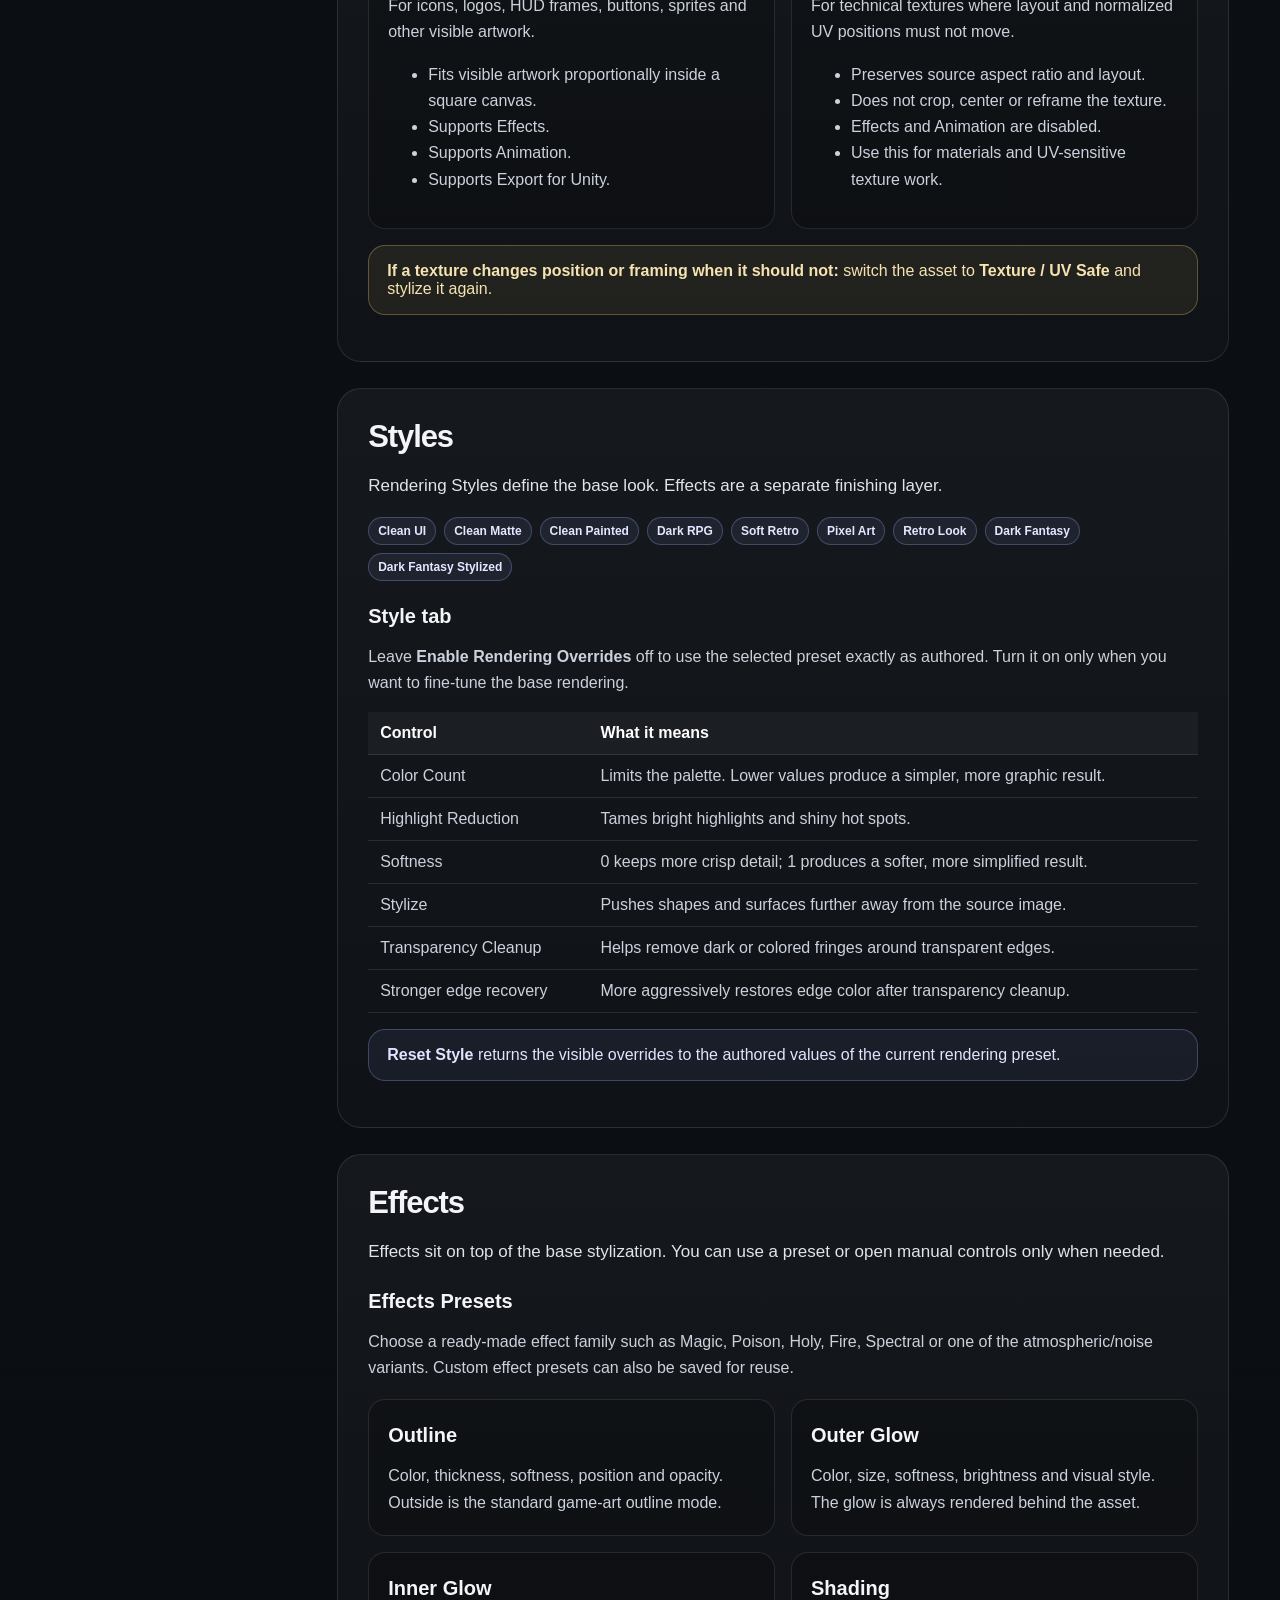
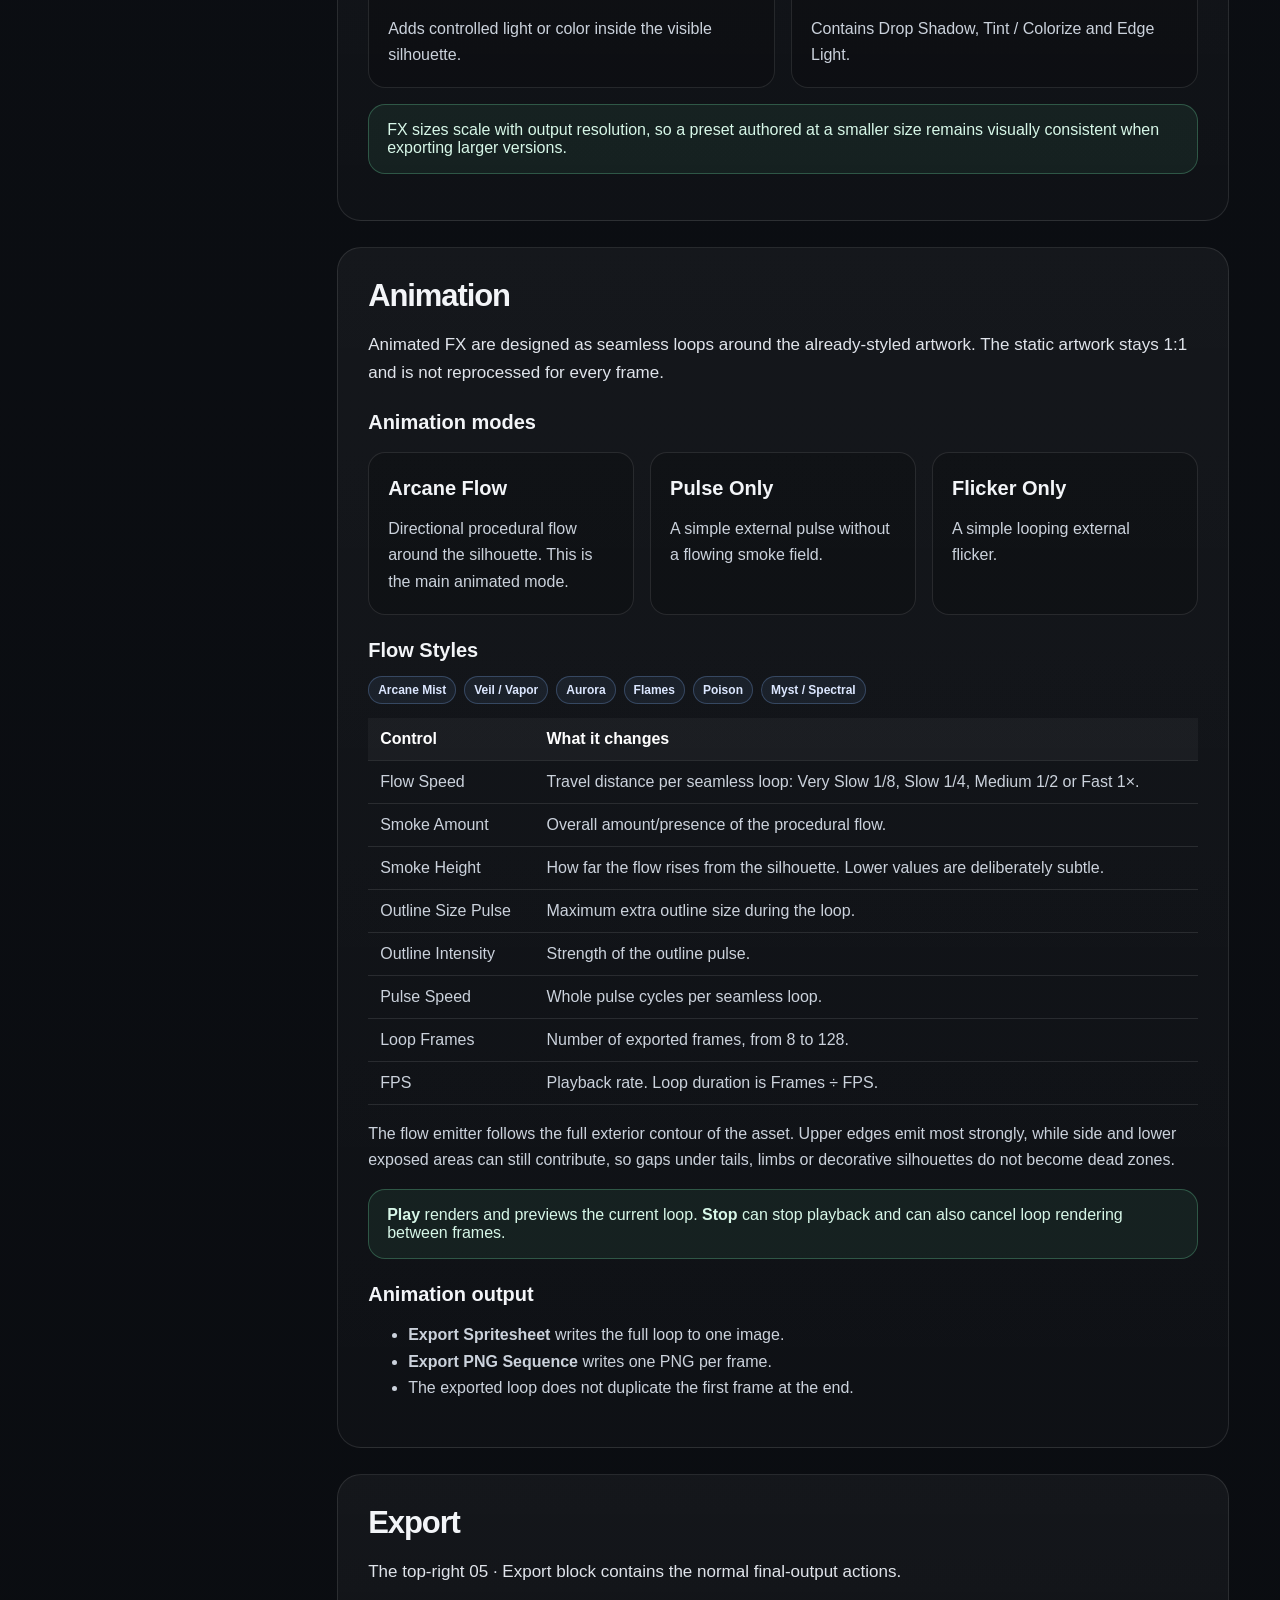
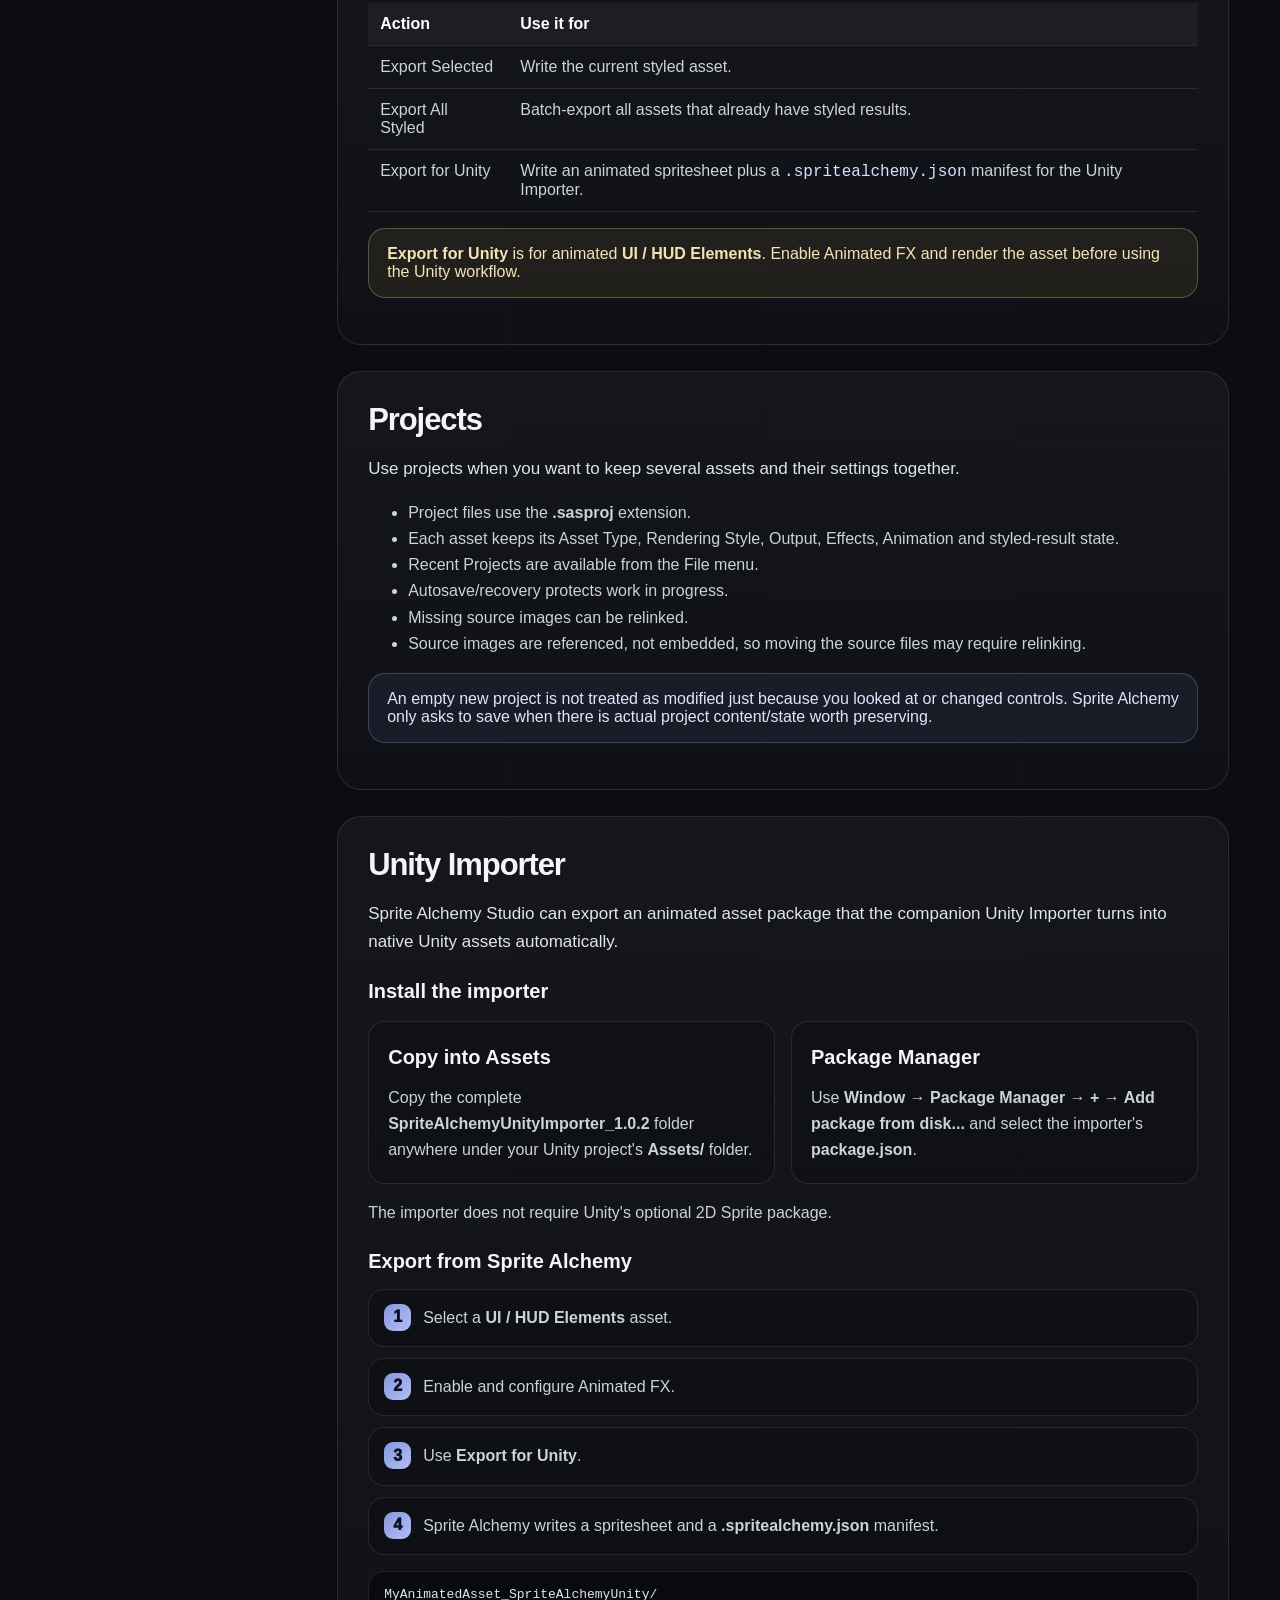
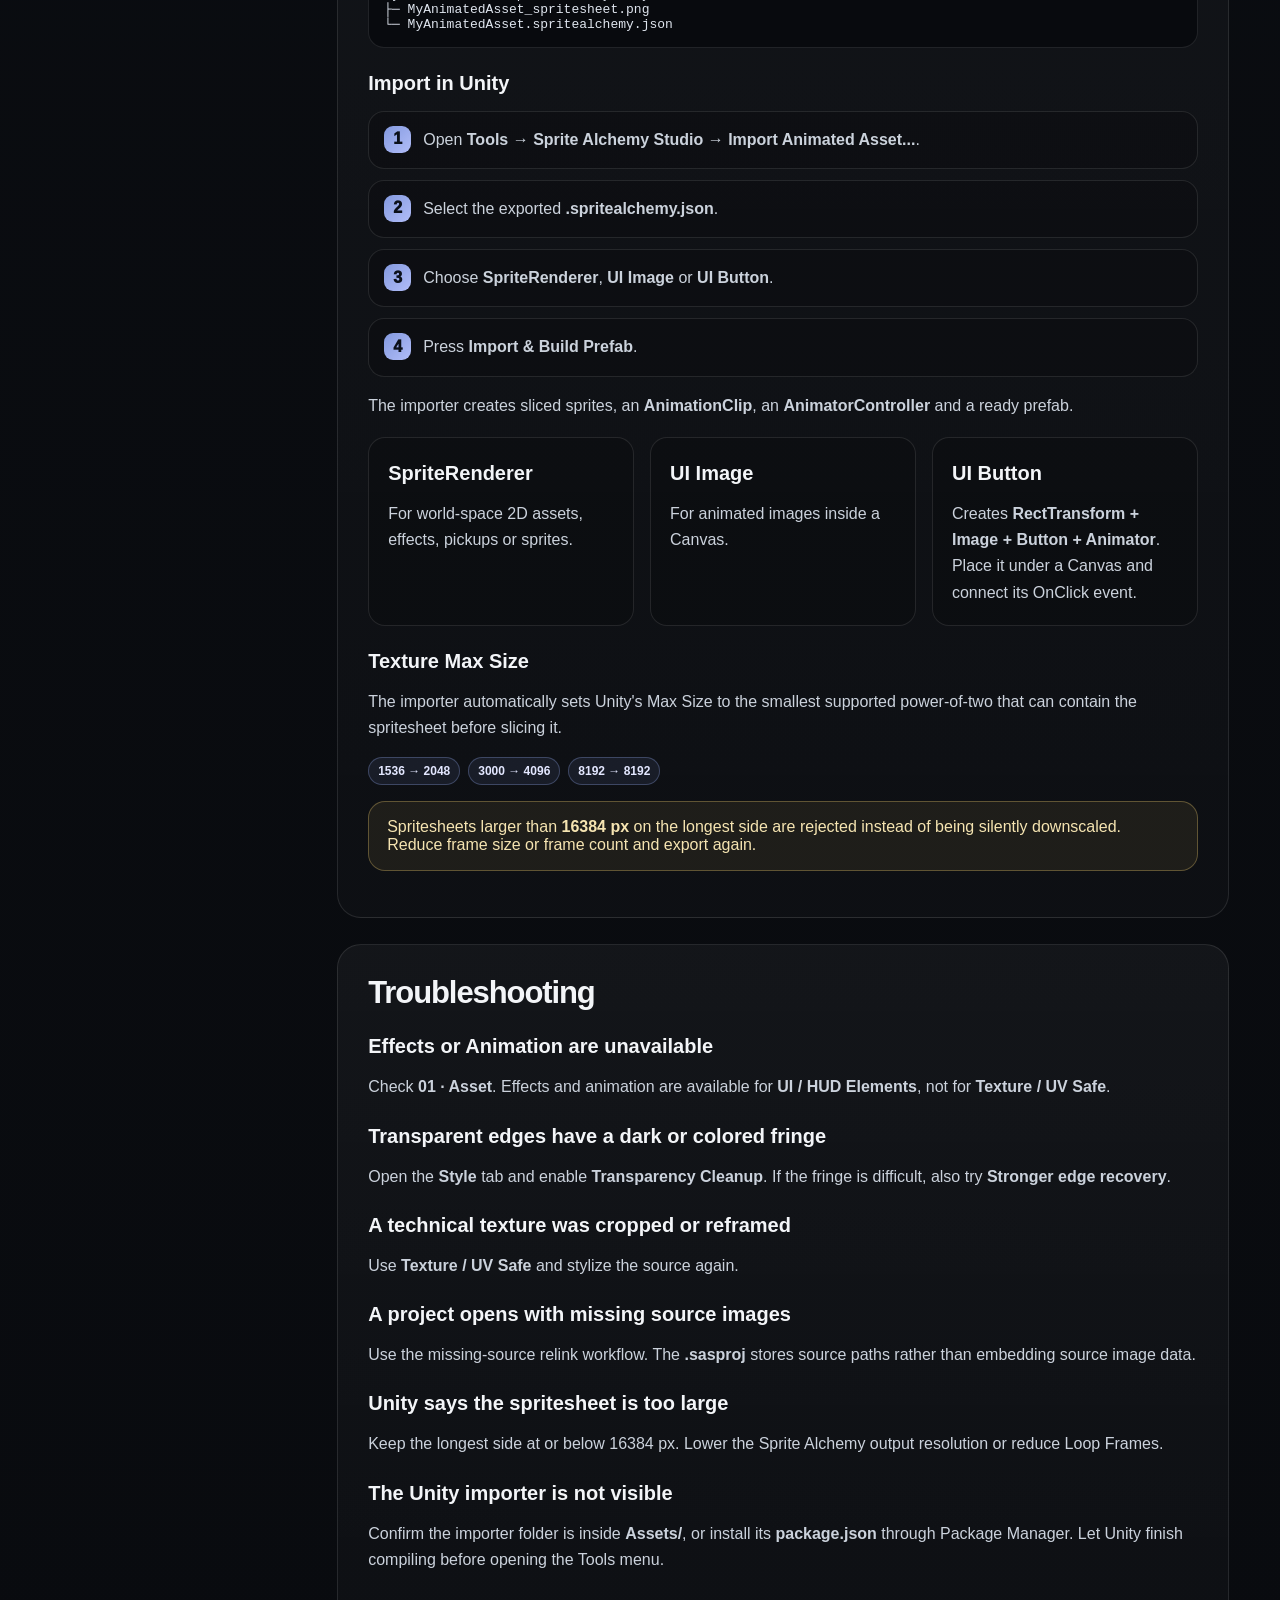
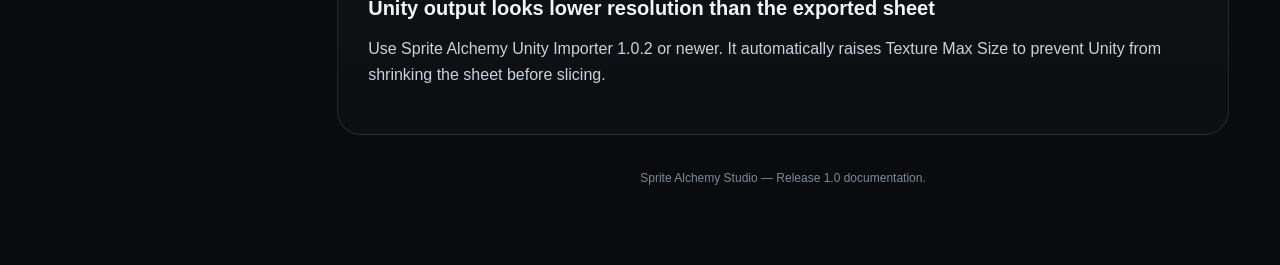
<file: sprite-alchemy/index.html>
<!doctype html>
<html lang="en">
<head>
<meta charset="utf-8">
<meta name="viewport" content="width=device-width, initial-scale=1">
<meta name="description" content="Sprite Alchemy Studio 1.0 documentation and Quick Start. Stylize game art, add effects, create loop-safe animation and export Unity-ready sprite packages.">
<title>Sprite Alchemy Studio 1.0 — Documentation</title>
<link rel="stylesheet" href="style.css">
</head>
<body>
<div class="layout">
  <aside class="sidebar">
    <a class="brand" href="#overview" aria-label="Sprite Alchemy Studio documentation home">
      <img src="img/sprite-alchemy-icon.png" alt="Sprite Alchemy Studio">
      <div>
        <h1>Sprite Alchemy Studio</h1>
        <p>Stylize and transform game art.</p>
      </div>
    </a>

    <div class="navGroup">
      <div class="navGroupTitle">Start</div>
      <nav class="nav">
        <a href="#overview">Overview</a>
        <a href="#quickstart">Quick Start</a>
        <a href="#install">Installation</a>
        <a href="#interface">Interface</a>
      </nav>
    </div>

    <div class="navGroup">
      <div class="navGroupTitle">Workflow</div>
      <nav class="nav">
        <a href="#asset-types">Asset Types</a>
        <a href="#styles">Styles</a>
        <a href="#effects">Effects</a>
        <a href="#animation">Animation</a>
        <a href="#export">Export</a>
        <a href="#projects">Projects</a>
      </nav>
    </div>

    <div class="navGroup">
      <div class="navGroupTitle">Unity</div>
      <nav class="nav">
        <a href="#unity">Unity Importer</a>
      </nav>
    </div>

    <div class="navGroup">
      <div class="navGroupTitle">Help</div>
      <nav class="nav">
        <a href="#troubleshooting">Troubleshooting</a>
      </nav>
    </div>

    <a class="homeLink" href="../index.html">← Back to Carlos Azuaga</a>
  </aside>

  <main class="main">
    <section class="hero" id="overview">
      <div class="heroTop">
        <img class="heroIcon" src="img/sprite-alchemy-icon.png" alt="Sprite Alchemy Studio icon">
        <div>
          <span class="version">Release 1.0</span>
          <h2>Sprite Alchemy Studio</h2>
        </div>
      </div>
      <p>
        Sprite Alchemy Studio is a focused desktop tool for turning source images into stylized game art.
        It is built for UI/HUD elements, sprites and texture workflows, with optional finishing effects,
        seamless animation and a fast Unity export pipeline.
      </p>
      <div class="heroActions">
        <a class="btn primary" href="#quickstart">Quick Start</a>
        <a class="btn" href="#effects">Effects</a>
        <a class="btn" href="#animation">Animation</a>
        <a class="btn" href="#unity">Unity Importer</a>
      </div>
    </section>

    <section class="section" id="what">
      <h2>What it does</h2>
      <p class="lead">The normal workflow is intentionally short: import, choose a visual style, stylize, finish, animate if needed, then export.</p>
      <div class="grid four">
        <div class="card"><span class="cardTag">STYLE</span><h3>Stylize artwork</h3><p>Use ready-made rendering styles for cleaner, darker, retro or pixel-oriented results.</p></div>
        <div class="card"><span class="cardTag">FINISH</span><h3>Add effects</h3><p>Add outlines, outer glow, inner glow and optional shading without changing the base style recipe.</p></div>
        <div class="card"><span class="cardTag">ANIMATE</span><h3>Create seamless FX</h3><p>Build loop-safe mist, vapor, flames, poison and spectral movement around finished artwork.</p></div>
        <div class="card"><span class="cardTag">EXPORT</span><h3>Ship game-ready files</h3><p>Export static PNGs, sprite sheets, PNG sequences or a Unity-ready animated package.</p></div>
      </div>
    </section>

    <section class="section" id="quickstart">
      <h2>Quick Start</h2>
      <p class="lead">Create a stylized UI or sprite asset in a few steps.</p>
      <ol class="steps">
        <li>Open Sprite Alchemy Studio and click <b>Import Files</b> or <b>Import Folder</b>.</li>
        <li>Under <b>01 · Asset</b>, choose <b>UI / HUD Elements</b> for visible artwork such as icons, frames, logos or sprites.</li>
        <li>Under <b>02 · Style</b>, choose a rendering style. <b>Clean Matte</b> is a good neutral starting point.</li>
        <li>Under <b>03 · Output</b>, choose the final resolution. The preview can stay at 2× for easier inspection.</li>
        <li>Press <b>Stylize Selected</b> in <b>04 · Process</b>.</li>
        <li>Open the <b>Effects</b> tab if you want outline, glow, inner glow or shading.</li>
        <li>Open <b>Animation</b> only if the asset needs a seamless animated effect.</li>
        <li>Use <b>05 · Export</b> to export the selected result, all styled assets, or a Unity package.</li>
      </ol>
      <div class="callout good"><b>Recommended workflow:</b> start with a preset and only open manual controls when the result needs adjustment. Sprite Alchemy is designed to work well without tuning every parameter.</div>
    </section>

    <section class="section" id="install">
      <h2>Installation</h2>
      <p class="lead">The public Windows build is portable and does not require Python.</p>
      <ol class="steps">
        <li>Download the Sprite Alchemy Studio Windows release.</li>
        <li>Extract the complete ZIP to a normal folder.</li>
        <li>Run <b>Sprite Alchemy Studio.exe</b>.</li>
        <li>Keep the full extracted folder together when moving or backing up the application.</li>
      </ol>
      <div class="callout">Projects are stored as lightweight <b>.sasproj</b> files. Source images are referenced from disk rather than embedded into the project file.</div>
    </section>

    <section class="section" id="interface">
      <h2>Interface</h2>
      <p class="lead">The top row follows the complete production order from left to right.</p>
      <div class="simpleFlow five">
        <div class="flowStep"><span class="n">01</span><b>Asset</b><span>Choose how the source should be handled.</span></div>
        <div class="flowStep"><span class="n">02</span><b>Style</b><span>Choose the base visual treatment.</span></div>
        <div class="flowStep"><span class="n">03</span><b>Output</b><span>Choose resolution and preview scale.</span></div>
        <div class="flowStep"><span class="n">04</span><b>Process</b><span>Stylize the selected asset or the full list.</span></div>
        <div class="flowStep"><span class="n">05</span><b>Export</b><span>Write static, batch or Unity-ready output.</span></div>
      </div>
      <h3>Editor tabs</h3>
      <div class="grid">
        <div class="card"><h3>Effects</h3><p>Effect presets, manual effects and the Shading section.</p></div>
        <div class="card"><h3>Animation</h3><p>Loop-safe animated FX, playback and sprite-sheet/sequence export.</p></div>
        <div class="card"><h3>Style</h3><p>Optional rendering overrides and transparency cleanup.</p></div>
      </div>
    </section>

    <section class="section" id="asset-types">
      <h2>Asset Types</h2>
      <p class="lead">Choose this first. It controls whether Sprite Alchemy may reframe the visible artwork or must preserve the technical texture layout.</p>
      <div class="grid">
        <div class="card">
          <h3>UI / HUD Elements</h3>
          <p>For icons, logos, HUD frames, buttons, sprites and other visible artwork.</p>
          <ul>
            <li>Fits visible artwork proportionally inside a square canvas.</li>
            <li>Supports Effects.</li>
            <li>Supports Animation.</li>
            <li>Supports Export for Unity.</li>
          </ul>
        </div>
        <div class="card">
          <h3>Texture / UV Safe</h3>
          <p>For technical textures where layout and normalized UV positions must not move.</p>
          <ul>
            <li>Preserves source aspect ratio and layout.</li>
            <li>Does not crop, center or reframe the texture.</li>
            <li>Effects and Animation are disabled.</li>
            <li>Use this for materials and UV-sensitive texture work.</li>
          </ul>
        </div>
      </div>
      <div class="callout warn"><b>If a texture changes position or framing when it should not:</b> switch the asset to <b>Texture / UV Safe</b> and stylize it again.</div>
    </section>

    <section class="section" id="styles">
      <h2>Styles</h2>
      <p class="lead">Rendering Styles define the base look. Effects are a separate finishing layer.</p>
      <div class="badges">
        <span class="badge">Clean UI</span><span class="badge">Clean Matte</span><span class="badge">Clean Painted</span>
        <span class="badge">Dark RPG</span><span class="badge">Soft Retro</span><span class="badge">Pixel Art</span>
        <span class="badge">Retro Look</span><span class="badge">Dark Fantasy</span><span class="badge">Dark Fantasy Stylized</span>
      </div>
      <h3>Style tab</h3>
      <p>Leave <b>Enable Rendering Overrides</b> off to use the selected preset exactly as authored. Turn it on only when you want to fine-tune the base rendering.</p>
      <table class="table">
        <tr><th>Control</th><th>What it means</th></tr>
        <tr><td>Color Count</td><td>Limits the palette. Lower values produce a simpler, more graphic result.</td></tr>
        <tr><td>Highlight Reduction</td><td>Tames bright highlights and shiny hot spots.</td></tr>
        <tr><td>Softness</td><td>0 keeps more crisp detail; 1 produces a softer, more simplified result.</td></tr>
        <tr><td>Stylize</td><td>Pushes shapes and surfaces further away from the source image.</td></tr>
        <tr><td>Transparency Cleanup</td><td>Helps remove dark or colored fringes around transparent edges.</td></tr>
        <tr><td>Stronger edge recovery</td><td>More aggressively restores edge color after transparency cleanup.</td></tr>
      </table>
      <div class="callout"><b>Reset Style</b> returns the visible overrides to the authored values of the current rendering preset.</div>
    </section>

    <section class="section" id="effects">
      <h2>Effects</h2>
      <p class="lead">Effects sit on top of the base stylization. You can use a preset or open manual controls only when needed.</p>
      <h3>Effects Presets</h3>
      <p>Choose a ready-made effect family such as Magic, Poison, Holy, Fire, Spectral or one of the atmospheric/noise variants. Custom effect presets can also be saved for reuse.</p>
      <div class="grid">
        <div class="card"><h3>Outline</h3><p>Color, thickness, softness, position and opacity. Outside is the standard game-art outline mode.</p></div>
        <div class="card"><h3>Outer Glow</h3><p>Color, size, softness, brightness and visual style. The glow is always rendered behind the asset.</p></div>
        <div class="card"><h3>Inner Glow</h3><p>Adds controlled light or color inside the visible silhouette.</p></div>
        <div class="card"><h3>Shading</h3><p>Contains Drop Shadow, Tint / Colorize and Edge Light.</p></div>
      </div>
      <div class="callout good">FX sizes scale with output resolution, so a preset authored at a smaller size remains visually consistent when exporting larger versions.</div>
    </section>

    <section class="section" id="animation">
      <h2>Animation</h2>
      <p class="lead">Animated FX are designed as seamless loops around the already-styled artwork. The static artwork stays 1:1 and is not reprocessed for every frame.</p>
      <h3>Animation modes</h3>
      <div class="grid three">
        <div class="card"><h3>Arcane Flow</h3><p>Directional procedural flow around the silhouette. This is the main animated mode.</p></div>
        <div class="card"><h3>Pulse Only</h3><p>A simple external pulse without a flowing smoke field.</p></div>
        <div class="card"><h3>Flicker Only</h3><p>A simple looping external flicker.</p></div>
      </div>
      <h3>Flow Styles</h3>
      <div class="badges">
        <span class="badge blue">Arcane Mist</span><span class="badge blue">Veil / Vapor</span><span class="badge blue">Aurora</span>
        <span class="badge blue">Flames</span><span class="badge blue">Poison</span><span class="badge blue">Myst / Spectral</span>
      </div>
      <table class="table">
        <tr><th>Control</th><th>What it changes</th></tr>
        <tr><td>Flow Speed</td><td>Travel distance per seamless loop: Very Slow 1/8, Slow 1/4, Medium 1/2 or Fast 1×.</td></tr>
        <tr><td>Smoke Amount</td><td>Overall amount/presence of the procedural flow.</td></tr>
        <tr><td>Smoke Height</td><td>How far the flow rises from the silhouette. Lower values are deliberately subtle.</td></tr>
        <tr><td>Outline Size Pulse</td><td>Maximum extra outline size during the loop.</td></tr>
        <tr><td>Outline Intensity</td><td>Strength of the outline pulse.</td></tr>
        <tr><td>Pulse Speed</td><td>Whole pulse cycles per seamless loop.</td></tr>
        <tr><td>Loop Frames</td><td>Number of exported frames, from 8 to 128.</td></tr>
        <tr><td>FPS</td><td>Playback rate. Loop duration is Frames ÷ FPS.</td></tr>
      </table>
      <p>The flow emitter follows the full exterior contour of the asset. Upper edges emit most strongly, while side and lower exposed areas can still contribute, so gaps under tails, limbs or decorative silhouettes do not become dead zones.</p>
      <div class="callout good"><b>Play</b> renders and previews the current loop. <b>Stop</b> can stop playback and can also cancel loop rendering between frames.</div>
      <h3>Animation output</h3>
      <ul>
        <li><b>Export Spritesheet</b> writes the full loop to one image.</li>
        <li><b>Export PNG Sequence</b> writes one PNG per frame.</li>
        <li>The exported loop does not duplicate the first frame at the end.</li>
      </ul>
    </section>

    <section class="section" id="export">
      <h2>Export</h2>
      <p class="lead">The top-right 05 · Export block contains the normal final-output actions.</p>
      <table class="table">
        <tr><th>Action</th><th>Use it for</th></tr>
        <tr><td>Export Selected</td><td>Write the current styled asset.</td></tr>
        <tr><td>Export All Styled</td><td>Batch-export all assets that already have styled results.</td></tr>
        <tr><td>Export for Unity</td><td>Write an animated spritesheet plus a <code>.spritealchemy.json</code> manifest for the Unity Importer.</td></tr>
      </table>
      <div class="callout warn"><b>Export for Unity</b> is for animated <b>UI / HUD Elements</b>. Enable Animated FX and render the asset before using the Unity workflow.</div>
    </section>

    <section class="section" id="projects">
      <h2>Projects</h2>
      <p class="lead">Use projects when you want to keep several assets and their settings together.</p>
      <ul>
        <li>Project files use the <b>.sasproj</b> extension.</li>
        <li>Each asset keeps its Asset Type, Rendering Style, Output, Effects, Animation and styled-result state.</li>
        <li>Recent Projects are available from the File menu.</li>
        <li>Autosave/recovery protects work in progress.</li>
        <li>Missing source images can be relinked.</li>
        <li>Source images are referenced, not embedded, so moving the source files may require relinking.</li>
      </ul>
      <div class="callout">An empty new project is not treated as modified just because you looked at or changed controls. Sprite Alchemy only asks to save when there is actual project content/state worth preserving.</div>
    </section>

    <section class="section" id="unity">
      <h2>Unity Importer</h2>
      <p class="lead">Sprite Alchemy Studio can export an animated asset package that the companion Unity Importer turns into native Unity assets automatically.</p>
      <h3>Install the importer</h3>
      <div class="grid">
        <div class="card"><h3>Copy into Assets</h3><p>Copy the complete <b>SpriteAlchemyUnityImporter_1.0.2</b> folder anywhere under your Unity project's <b>Assets/</b> folder.</p></div>
        <div class="card"><h3>Package Manager</h3><p>Use <b>Window → Package Manager → + → Add package from disk...</b> and select the importer's <b>package.json</b>.</p></div>
      </div>
      <p>The importer does not require Unity's optional 2D Sprite package.</p>

      <h3>Export from Sprite Alchemy</h3>
      <ol class="steps">
        <li>Select a <b>UI / HUD Elements</b> asset.</li>
        <li>Enable and configure Animated FX.</li>
        <li>Use <b>Export for Unity</b>.</li>
        <li>Sprite Alchemy writes a spritesheet and a <b>.spritealchemy.json</b> manifest.</li>
      </ol>
      <div class="pathBox">MyAnimatedAsset_SpriteAlchemyUnity/
├─ MyAnimatedAsset_spritesheet.png
└─ MyAnimatedAsset.spritealchemy.json</div>

      <h3>Import in Unity</h3>
      <ol class="steps">
        <li>Open <b>Tools → Sprite Alchemy Studio → Import Animated Asset...</b>.</li>
        <li>Select the exported <b>.spritealchemy.json</b>.</li>
        <li>Choose <b>SpriteRenderer</b>, <b>UI Image</b> or <b>UI Button</b>.</li>
        <li>Press <b>Import &amp; Build Prefab</b>.</li>
      </ol>
      <p>The importer creates sliced sprites, an <b>AnimationClip</b>, an <b>AnimatorController</b> and a ready prefab.</p>
      <div class="grid three">
        <div class="card"><h3>SpriteRenderer</h3><p>For world-space 2D assets, effects, pickups or sprites.</p></div>
        <div class="card"><h3>UI Image</h3><p>For animated images inside a Canvas.</p></div>
        <div class="card"><h3>UI Button</h3><p>Creates <b>RectTransform + Image + Button + Animator</b>. Place it under a Canvas and connect its OnClick event.</p></div>
      </div>
      <h3>Texture Max Size</h3>
      <p>The importer automatically sets Unity's Max Size to the smallest supported power-of-two that can contain the spritesheet before slicing it.</p>
      <div class="badges">
        <span class="badge">1536 → 2048</span><span class="badge">3000 → 4096</span><span class="badge">8192 → 8192</span>
      </div>
      <div class="callout warn">Spritesheets larger than <b>16384 px</b> on the longest side are rejected instead of being silently downscaled. Reduce frame size or frame count and export again.</div>
    </section>

    <section class="section" id="troubleshooting">
      <h2>Troubleshooting</h2>
      <h3>Effects or Animation are unavailable</h3>
      <p>Check <b>01 · Asset</b>. Effects and animation are available for <b>UI / HUD Elements</b>, not for <b>Texture / UV Safe</b>.</p>

      <h3>Transparent edges have a dark or colored fringe</h3>
      <p>Open the <b>Style</b> tab and enable <b>Transparency Cleanup</b>. If the fringe is difficult, also try <b>Stronger edge recovery</b>.</p>

      <h3>A technical texture was cropped or reframed</h3>
      <p>Use <b>Texture / UV Safe</b> and stylize the source again.</p>

      <h3>A project opens with missing source images</h3>
      <p>Use the missing-source relink workflow. The <b>.sasproj</b> stores source paths rather than embedding source image data.</p>

      <h3>Unity says the spritesheet is too large</h3>
      <p>Keep the longest side at or below 16384 px. Lower the Sprite Alchemy output resolution or reduce Loop Frames.</p>

      <h3>The Unity importer is not visible</h3>
      <p>Confirm the importer folder is inside <b>Assets/</b>, or install its <b>package.json</b> through Package Manager. Let Unity finish compiling before opening the Tools menu.</p>

      <h3>Unity output looks lower resolution than the exported sheet</h3>
      <p>Use Sprite Alchemy Unity Importer 1.0.2 or newer. It automatically raises Texture Max Size to prevent Unity from shrinking the sheet before slicing.</p>
    </section>

    <div class="footer">Sprite Alchemy Studio — Release 1.0 documentation.</div>
  </main>
</div>
<script src="app.js"></script>
</body>
</html>
</file>
<file: style.css>
:root{
  --bg:#090b0f;
  --panel:#11151b;
  --panel2:#151a22;
  --text:#f4f7fb;
  --muted:#a6afbd;
  --line:#242c38;
  --accent:#56c7ff;
  --accent2:#8ee1ff;
  --max:1180px
}
*{box-sizing:border-box}
html{scroll-behavior:smooth}
body{margin:0;background:var(--bg);color:var(--text);font-family:Inter,system-ui,-apple-system,BlinkMacSystemFont,"Segoe UI",sans-serif;line-height:1.6}
a{color:inherit;text-decoration:none}
img{max-width:100%;display:block}
.wrap{width:min(var(--max),calc(100% - 40px));margin:auto}
.site-header{position:sticky;top:0;z-index:30;display:flex;align-items:center;justify-content:space-between;padding:18px max(20px,calc((100vw - var(--max))/2));background:rgba(9,11,15,.88);border-bottom:1px solid rgba(255,255,255,.06);backdrop-filter:blur(14px)}
.brand img{height:26px;width:auto}
.site-header nav{display:flex;gap:24px}
.site-header nav a{font-size:14px;color:var(--muted)}
.site-header nav a:hover{color:var(--text)}
.hero{min-height:640px;display:grid;grid-template-columns:1.28fr .72fr;gap:70px;align-items:center;padding:88px 0 72px}
.eyebrow{letter-spacing:.14em;font-weight:800;font-size:12px;color:var(--accent2);margin:0 0 18px}
.hero h1,.section-head h2,.feature-copy h2,.contact-inner h2{font-size:clamp(34px,4.6vw,60px);line-height:1.02;letter-spacing:-.045em;margin:0}
.lede{font-size:21px;color:var(--muted);max-width:760px}
.lede.small{font-size:19px}
.section-copy{color:var(--muted);font-size:18px;max-width:720px;margin:14px 0 0}
.actions{display:flex;gap:12px;flex-wrap:wrap;margin-top:28px}
.btn{display:inline-flex;align-items:center;justify-content:center;min-height:46px;padding:0 18px;border-radius:10px;border:1px solid var(--line);background:#111720;font-weight:700;font-size:14px;transition:.18s ease}
.btn:hover{border-color:#3a4658;transform:translateY(-1px)}
.btn.primary{background:var(--text);color:#0a0c10;border-color:var(--text)}
.btn.secondary{background:#121924}
.btn.full{width:100%}
.portrait-card{justify-self:end;max-width:370px;padding:10px;border:1px solid var(--line);border-radius:18px;background:linear-gradient(180deg,#151a22,#0f1319)}
.portrait-card img{border-radius:12px;filter:grayscale(1)}
.section{padding:96px 0}
.section-head{max-width:850px;margin-bottom:34px}
.section-head.compact{margin-bottom:26px}
.section-head h2{font-size:clamp(30px,3.6vw,46px)}
.feature-section{background:linear-gradient(180deg,#0d1117,#090b0f);border-top:1px solid var(--line);border-bottom:1px solid var(--line)}
.feature-top{display:grid;grid-template-columns:1fr 1fr;gap:44px;align-items:center}
.feature-visual{padding:22px;border-radius:16px;background:#0c1016;border:1px solid var(--line)}
.hero-visual img{border-radius:8px}
.feature-copy p:not(.eyebrow){color:var(--muted)}
.feature-copy h2{font-size:clamp(36px,4.2vw,54px)}
.feature-text{font-size:17px;max-width:620px}
.badges{display:flex;gap:8px;flex-wrap:wrap;margin:24px 0}
.badges span,.tag{font-size:12px;font-weight:800;letter-spacing:.04em}
.badges span{padding:8px 10px;border-radius:999px;background:#141b24;border:1px solid #253243;color:#cfefff}
.prefabforge-grid{display:grid;grid-template-columns:1.12fr .88fr;gap:22px;margin-top:30px}
.video-card,.info-card,.card{border-radius:16px;background:var(--panel);border:1px solid var(--line)}
.video-card,.info-card{padding:24px}
.card-head h3{font-size:25px;line-height:1.15;margin:4px 0 0}
.video-wrap{position:relative;border-radius:14px;overflow:hidden;padding-top:56.25%;background:#0a0d12;border:1px solid #1d2430;margin-top:18px}
.video-wrap iframe{position:absolute;inset:0;width:100%;height:100%;border:0}
.feature-list{margin:18px 0 0;padding-left:18px;color:var(--muted)}
.feature-list li{margin:0 0 14px}
.feature-list strong{color:var(--text)}
.mini-actions{display:flex;flex-wrap:wrap;gap:18px;margin-top:20px}
.cards{display:grid;gap:20px}
.cards.two{grid-template-columns:1fr 1fr}
.media-card{overflow:hidden;padding:0;display:flex;flex-direction:column}
.card-media{width:100%;aspect-ratio:16/9;object-fit:cover;background:#0d1016;border-bottom:1px solid var(--line)}
.card-body{padding:24px 24px 6px}
.card h3{font-size:25px;line-height:1.2;margin:6px 0 10px}
.card p{color:var(--muted)}
.media-card .btn{margin:18px 24px 24px}
.tag{color:var(--accent2);margin:0}
.text-link{font-weight:800}
.text-link:hover{color:var(--accent2)}
.links-grid{display:grid;grid-template-columns:repeat(4,1fr);gap:16px}
.links-grid a{display:flex;flex-direction:column;gap:10px;padding:24px;border-radius:14px;border:1px solid var(--line);background:var(--panel);transition:.18s ease}
.links-grid a:hover{transform:translateY(-2px);border-color:#3b495c}

.link-top{display:flex;align-items:center;gap:12px}
.link-top strong{font-size:16px}
.link-icon{display:inline-flex;align-items:center;justify-content:center;width:40px;height:40px;border-radius:12px;border:1px solid #253243;background:#141b24;color:#cfefff;flex:0 0 auto}
.link-icon svg{width:18px;height:18px}
.links-grid span{font-size:14px;color:var(--muted)}
.contact-section{background:var(--panel);border-top:1px solid var(--line)}
.contact-inner{display:flex;align-items:flex-end;justify-content:space-between;gap:30px}
.contact-inner h2{font-size:42px;max-width:740px}
.contact-inner p{color:var(--muted)}
.footer{display:flex;justify-content:space-between;padding:28px 0 42px;color:#727d8d;font-size:13px}
@media(max-width:980px){
  .feature-top,.prefabforge-grid,.cards.two,.links-grid{grid-template-columns:1fr 1fr}
  .feature-top{grid-template-columns:1fr}
  .prefabforge-grid{grid-template-columns:1fr}
}
@media(max-width:850px){
  .site-header nav{display:none}
  .brand img{height:20px}
  .hero{grid-template-columns:1fr;min-height:auto;padding-top:70px}
  .portrait-card{justify-self:start;max-width:280px}
  .cards.two,.links-grid{grid-template-columns:1fr}
  .contact-inner{align-items:flex-start;flex-direction:column}
  .section{padding:78px 0}
}
@media(max-width:520px){
  .wrap{width:min(var(--max),calc(100% - 28px))}
  .hero h1{font-size:38px}
  .lede{font-size:18px}
  .section-head h2,.feature-copy h2{font-size:34px}
  .contact-inner h2{font-size:34px}
  .footer{flex-direction:column;gap:5px}
}

/* Compact landing intro */
.intro{min-height:auto;display:grid;grid-template-columns:1.35fr .65fr;gap:56px;align-items:center;padding:70px 0 62px}
.intro h1{font-size:clamp(40px,4.6vw,60px);line-height:1.02;letter-spacing:-.045em;margin:0;max-width:760px}
.intro .lede{font-size:18px;max-width:760px;margin:22px 0 0}
.compact-portrait{max-width:300px}
@media(max-width:850px){.intro{grid-template-columns:1fr;padding:58px 0 54px}.compact-portrait{justify-self:start;max-width:250px}.intro h1{font-size:38px}}

.cards.one{grid-template-columns:1fr;max-width:760px}
.tool-card .card-media{aspect-ratio:auto;max-height:520px;object-fit:contain;background:#0b0e13}
.tool-gif{image-rendering:auto}


/* Sprite Alchemy Studio */
.alchemy-section{background:linear-gradient(180deg,#0b0e16,#090b0f);border-bottom:1px solid var(--line)}
.product-title-row{display:flex;align-items:center;gap:16px;margin-bottom:8px}
.product-title-row .lede{margin:6px 0 0}
.product-icon{width:72px;height:72px;image-rendering:pixelated;border-radius:16px;border:1px solid #35415a;background:#0a0d13;padding:8px;flex:0 0 auto}
.alchemy-visual{background:linear-gradient(180deg,#111620,#090c12)}
.alchemy-visual img{border-radius:10px}
.product-grid{display:grid;grid-template-columns:repeat(3,1fr);gap:20px;margin-top:30px}
.product-grid .info-card p:not(.tag){color:var(--muted);margin-bottom:0}
@media(max-width:980px){.product-grid{grid-template-columns:1fr}}
@media(max-width:520px){.product-title-row{align-items:flex-start}.product-icon{width:58px;height:58px;border-radius:13px}}
</file>
<file: docs/style.css>
:root{
  --bg:#07090d;
  --panel:#111821;
  --panel2:#151d27;
  --line:rgba(255,255,255,.10);
  --text:#f3f7fb;
  --muted:#a6b0bd;
  --soft:#7d8896;
  --accent:#c4e341;
  --accent2:#55f0a2;
  --warn:#ffd166;
  --red:#ff7a86;
  --blue:#9ec2ff;
}
*{box-sizing:border-box}
html{scroll-behavior:smooth}
body{
  margin:0;
  color:var(--text);
  background:
    radial-gradient(circle at 20% -10%,rgba(196,227,65,.12),transparent 32%),
    linear-gradient(180deg,#05070a,#080b10 440px,#06080b);
  font-family:Inter,Segoe UI,Roboto,Arial,sans-serif;
}
a{color:var(--accent);text-decoration:none}
a:hover{text-decoration:underline}
.layout{display:grid;grid-template-columns:280px minmax(0,1fr);min-height:100vh}
.sidebar{
  position:sticky;top:0;height:100vh;overflow:auto;
  padding:22px 16px;
  background:rgba(5,7,10,.88);
  border-right:1px solid var(--line);
}
.brand{display:flex;gap:12px;align-items:center;margin-bottom:18px}
.brand img{width:48px;height:48px;object-fit:contain;border-radius:13px;background:#05070a}
.brand h1{font-size:21px;margin:0;letter-spacing:-.02em}
.brand p{font-size:12px;color:var(--muted);margin:3px 0 0}
.navGroup{margin:20px 0}
.navGroupTitle{font-size:11px;text-transform:uppercase;letter-spacing:.14em;color:var(--soft);font-weight:900;margin:0 8px 8px}
.nav a{
  display:block;
  border-radius:11px;
  padding:9px 10px;
  margin:2px 0;
  color:#d7dee8;
  font-size:14px;
  font-weight:700;
}
.nav a:hover,.nav a.active{background:rgba(196,227,65,.10);color:#f6ffc8;text-decoration:none}
.main{padding:34px clamp(24px,4vw,66px) 80px;max-width:1180px}
.hero{
  border:1px solid rgba(196,227,65,.24);
  border-radius:28px;
  background:linear-gradient(135deg,rgba(255,255,255,.06),rgba(255,255,255,.025));
  padding:44px;
  box-shadow:0 22px 68px rgba(0,0,0,.36);
}
.version{display:inline-flex;padding:7px 11px;border:1px solid rgba(196,227,65,.35);border-radius:999px;color:var(--accent);font-weight:900;font-size:12px;background:rgba(196,227,65,.08)}
.hero h2{font-size:clamp(34px,5vw,62px);line-height:1;margin:18px 0 14px;letter-spacing:-.055em;max-width:850px}
.hero p{font-size:19px;line-height:1.55;color:#cbd4df;max-width:860px}
.heroActions{display:flex;flex-wrap:wrap;gap:12px;margin-top:24px}
.btn{
  display:inline-flex;align-items:center;justify-content:center;
  padding:13px 17px;border-radius:14px;
  border:1px solid var(--line);
  background:rgba(255,255,255,.06);
  color:var(--text);
  font-weight:900;
}
.btn.primary{background:linear-gradient(135deg,var(--accent),var(--accent2));color:#061007;border-color:rgba(196,227,65,.62)}
.section{
  margin-top:26px;
  padding:30px;
  border-radius:24px;
  border:1px solid var(--line);
  background:linear-gradient(180deg,rgba(255,255,255,.045),rgba(255,255,255,.02));
}
.section h2{font-size:31px;letter-spacing:-.035em;margin:0 0 12px}
.section h3{font-size:20px;margin:24px 0 10px}
.section p,.section li{color:#cbd4df;line-height:1.62}
.lead{font-size:17px!important;color:#dce5ef!important}
.grid{display:grid;grid-template-columns:repeat(2,minmax(0,1fr));gap:16px;margin-top:18px}
.card{
  border:1px solid var(--line);
  background:rgba(0,0,0,.18);
  border-radius:18px;
  padding:19px;
}
.card h3{margin-top:0}
.simpleFlow{display:grid;grid-template-columns:repeat(4,1fr);gap:12px;margin:22px 0}
.flowStep{
  border:1px solid rgba(196,227,65,.22);
  background:rgba(196,227,65,.055);
  border-radius:18px;
  padding:17px;
}
.flowStep .n{font-size:12px;color:var(--accent);font-weight:950;text-transform:uppercase;letter-spacing:.12em}
.flowStep b{display:block;margin:8px 0 5px}
.badges{display:flex;flex-wrap:wrap;gap:8px;margin:12px 0}
.badge{display:inline-flex;border-radius:999px;padding:6px 9px;font-size:12px;font-weight:900;color:#edffb1;background:rgba(196,227,65,.08);border:1px solid rgba(196,227,65,.28)}
.badge.blue{color:#deebff;background:rgba(158,194,255,.08);border-color:rgba(158,194,255,.30)}
.badge.warn{color:#ffe3a3;background:rgba(255,209,102,.08);border-color:rgba(255,209,102,.30)}
.steps{counter-reset:item;list-style:none;padding:0;margin:16px 0;display:grid;gap:11px}
.steps li{
  position:relative;
  border:1px solid var(--line);
  background:rgba(0,0,0,.18);
  border-radius:16px;
  padding:15px 16px 15px 54px;
}
.steps li:before{
  counter-increment:item;
  content:counter(item);
  position:absolute;left:15px;top:14px;
  width:27px;height:27px;border-radius:9px;
  display:grid;place-items:center;
  background:linear-gradient(135deg,var(--accent),var(--accent2));
  color:#061007;
  font-weight:950;
}
.callout{
  margin:16px 0;
  border:1px solid rgba(158,194,255,.30);
  background:rgba(158,194,255,.075);
  border-radius:17px;
  padding:16px 18px;
  color:#deebff;
}
.callout.good{border-color:rgba(85,240,162,.30);background:rgba(85,240,162,.08);color:#d7ffe9}
.callout.warn{border-color:rgba(255,209,102,.32);background:rgba(255,209,102,.08);color:#ffe2a4}
.pathBox{
  border:1px solid var(--line);
  background:#05070a;
  border-radius:16px;
  padding:15px;
  color:#dfe7f2;
  overflow:auto;
  font-family:Consolas,Monaco,monospace;
  font-size:13px;
}
.checklist{display:grid;gap:10px;margin-top:16px}
.check{
  display:flex;gap:11px;align-items:flex-start;
  border:1px solid var(--line);
  background:rgba(0,0,0,.16);
  border-radius:15px;
  padding:13px;
}
.check .box{width:23px;height:23px;border-radius:8px;display:grid;place-items:center;flex:0 0 23px;background:rgba(196,227,65,.14);border:1px solid rgba(196,227,65,.32);color:var(--accent);font-weight:950}
.table{width:100%;border-collapse:collapse;margin-top:14px}
.table th,.table td{border-bottom:1px solid var(--line);padding:12px;text-align:left;color:#cbd4df}
.table th{color:#fff;background:rgba(255,255,255,.045)}
.footer{margin-top:36px;text-align:center;color:var(--soft);font-size:12px}
@media(max-width:950px){
  .layout{grid-template-columns:1fr}
  .sidebar{position:relative;height:auto}
  .grid,.simpleFlow{grid-template-columns:1fr}
  .hero{padding:30px}
}


/* Header image update */
.heroImage{
  padding:30px;
}
.heroLogo{
  display:block;
  width:100%;
  max-width:980px;
  margin:0 auto 16px;
  border-radius:18px;
  object-fit:contain;
  background:#05070a;
}
.heroImage p{
  max-width:820px;
  margin:14px auto 0;
  text-align:center;
  font-size:18px;
}
.heroImage .heroActions{
  justify-content:center;
}
@media(max-width:950px){
  .heroImage{padding:18px}
  .heroLogo{border-radius:12px}
}
</file>
<file: sprite-alchemy/style.css>
:root{
  --bg:#0b0d11;
  --panel:#15191f;
  --panel2:#1b2027;
  --line:rgba(255,255,255,.10);
  --text:#f3f5f8;
  --muted:#aab2be;
  --soft:#7f8997;
  --accent:#91a8ee;
  --accent2:#b0bcff;
  --good:#69d49e;
  --warn:#e9c66c;
}
*{box-sizing:border-box}
html{scroll-behavior:smooth}
body{
  margin:0;color:var(--text);
  background:radial-gradient(circle at 18% -8%,rgba(115,133,200,.14),transparent 32%),linear-gradient(180deg,#090b0f,#0d1015 480px,#090b0f);
  font-family:Inter,Segoe UI,Roboto,Arial,sans-serif;
}
a{color:var(--accent2);text-decoration:none}
a:hover{text-decoration:underline}
code{font-family:Consolas,Monaco,monospace;color:#d9e0ff}
.layout{display:grid;grid-template-columns:286px minmax(0,1fr);min-height:100vh}
.sidebar{position:sticky;top:0;height:100vh;overflow:auto;padding:22px 16px;background:rgba(9,11,15,.92);border-right:1px solid var(--line)}
.brand{display:flex;gap:12px;align-items:center;margin-bottom:20px;color:var(--text)}
.brand:hover{text-decoration:none}
.brand img{width:52px;height:52px;image-rendering:pixelated;object-fit:contain;border-radius:13px;background:#0a0d12;border:1px solid rgba(145,168,238,.28);padding:5px}
.brand h1{font-size:18px;margin:0;letter-spacing:-.02em}
.brand p{font-size:12px;color:var(--muted);margin:4px 0 0}
.navGroup{margin:20px 0}
.navGroupTitle{font-size:11px;text-transform:uppercase;letter-spacing:.14em;color:var(--soft);font-weight:900;margin:0 8px 8px}
.nav a{display:block;border-radius:10px;padding:9px 10px;margin:2px 0;color:#d7dce5;font-size:14px;font-weight:700}
.nav a:hover,.nav a.active{background:rgba(145,168,238,.12);color:#eef1ff;text-decoration:none}
.homeLink{display:block;margin:26px 8px 8px;font-size:13px;color:var(--muted)}
.main{padding:34px clamp(24px,4vw,66px) 80px;max-width:1240px}
.hero{border:1px solid rgba(145,168,238,.27);border-radius:28px;background:linear-gradient(135deg,rgba(255,255,255,.06),rgba(255,255,255,.025));padding:42px;box-shadow:0 22px 68px rgba(0,0,0,.32)}
.heroTop{display:flex;align-items:center;gap:22px}
.heroIcon{width:96px;height:96px;image-rendering:pixelated;border-radius:20px;background:#0a0d12;border:1px solid rgba(145,168,238,.28);padding:9px}
.version{display:inline-flex;padding:7px 11px;border:1px solid rgba(145,168,238,.36);border-radius:999px;color:#d6deff;font-weight:900;font-size:12px;background:rgba(145,168,238,.10)}
.hero h2{font-size:clamp(36px,5vw,62px);line-height:1;margin:12px 0 0;letter-spacing:-.055em}
.hero>p{font-size:19px;line-height:1.58;color:#cbd2dc;max-width:900px;margin-top:24px}
.heroActions{display:flex;flex-wrap:wrap;gap:12px;margin-top:24px}
.btn{display:inline-flex;align-items:center;justify-content:center;padding:13px 17px;border-radius:13px;border:1px solid var(--line);background:rgba(255,255,255,.06);color:var(--text);font-weight:900}
.btn.primary{background:linear-gradient(135deg,#8399df,#aab6f5);color:#0b101a;border-color:rgba(145,168,238,.7)}
.section{margin-top:26px;padding:30px;border-radius:24px;border:1px solid var(--line);background:linear-gradient(180deg,rgba(255,255,255,.045),rgba(255,255,255,.02))}
.section h2{font-size:31px;letter-spacing:-.035em;margin:0 0 12px}
.section h3{font-size:20px;margin:24px 0 10px}
.section p,.section li{color:#cbd2dc;line-height:1.64}
.lead{font-size:17px!important;color:#e0e4eb!important}
.grid{display:grid;grid-template-columns:repeat(2,minmax(0,1fr));gap:16px;margin-top:18px}
.grid.three{grid-template-columns:repeat(3,minmax(0,1fr))}
.grid.four{grid-template-columns:repeat(4,minmax(0,1fr))}
.card{border:1px solid var(--line);background:rgba(0,0,0,.17);border-radius:17px;padding:19px}
.card h3{margin:5px 0 8px}
.card p{margin-bottom:0}
.cardTag{font-size:11px;font-weight:900;letter-spacing:.14em;color:var(--accent2)}
.simpleFlow{display:grid;grid-template-columns:repeat(4,1fr);gap:12px;margin:22px 0}
.simpleFlow.five{grid-template-columns:repeat(5,1fr)}
.flowStep{border:1px solid rgba(145,168,238,.23);background:rgba(145,168,238,.06);border-radius:17px;padding:16px;color:var(--muted)}
.flowStep .n{font-size:12px;color:var(--accent2);font-weight:950;text-transform:uppercase;letter-spacing:.12em}
.flowStep b{display:block;margin:8px 0 5px;color:var(--text)}
.badges{display:flex;flex-wrap:wrap;gap:8px;margin:14px 0}
.badge{display:inline-flex;border-radius:999px;padding:6px 9px;font-size:12px;font-weight:900;color:#e3e7ff;background:rgba(145,168,238,.09);border:1px solid rgba(145,168,238,.30)}
.badge.blue{color:#dce7ff;background:rgba(116,157,220,.09);border-color:rgba(116,157,220,.31)}
.steps{counter-reset:item;list-style:none;padding:0;margin:16px 0;display:grid;gap:11px}
.steps li{position:relative;border:1px solid var(--line);background:rgba(0,0,0,.17);border-radius:16px;padding:15px 16px 15px 54px}
.steps li:before{counter-increment:item;content:counter(item);position:absolute;left:15px;top:14px;width:27px;height:27px;border-radius:9px;display:grid;place-items:center;background:linear-gradient(135deg,#8399df,#b1bdf8);color:#0b101a;font-weight:950}
.callout{margin:16px 0;border:1px solid rgba(145,168,238,.30);background:rgba(145,168,238,.08);border-radius:17px;padding:16px 18px;color:#e0e5ff}
.callout.good{border-color:rgba(105,212,158,.30);background:rgba(105,212,158,.08);color:#d7f7e8}
.callout.warn{border-color:rgba(233,198,108,.32);background:rgba(233,198,108,.08);color:#f5e4b1}
.pathBox{border:1px solid var(--line);background:#080a0e;border-radius:16px;padding:15px;color:#dfe5ee;overflow:auto;font-family:Consolas,Monaco,monospace;font-size:13px;white-space:pre}
.table{width:100%;border-collapse:collapse;margin-top:14px}
.table th,.table td{border-bottom:1px solid var(--line);padding:12px;text-align:left;color:#cbd2dc;vertical-align:top}
.table th{color:#fff;background:rgba(255,255,255,.04)}
.footer{margin-top:36px;text-align:center;color:var(--soft);font-size:12px}
@media(max-width:1100px){.grid.four{grid-template-columns:repeat(2,1fr)}.simpleFlow.five{grid-template-columns:repeat(2,1fr)}}
@media(max-width:950px){.layout{grid-template-columns:1fr}.sidebar{position:relative;height:auto}.grid,.grid.three,.grid.four,.simpleFlow,.simpleFlow.five{grid-template-columns:1fr}.hero{padding:30px}.heroTop{align-items:flex-start}.heroIcon{width:76px;height:76px}}
@media(max-width:560px){.main{padding:22px 14px 60px}.section{padding:22px}.hero{padding:22px}.heroTop{gap:14px}.heroIcon{width:64px;height:64px}.hero h2{font-size:34px}.table{font-size:13px}}
</file>
